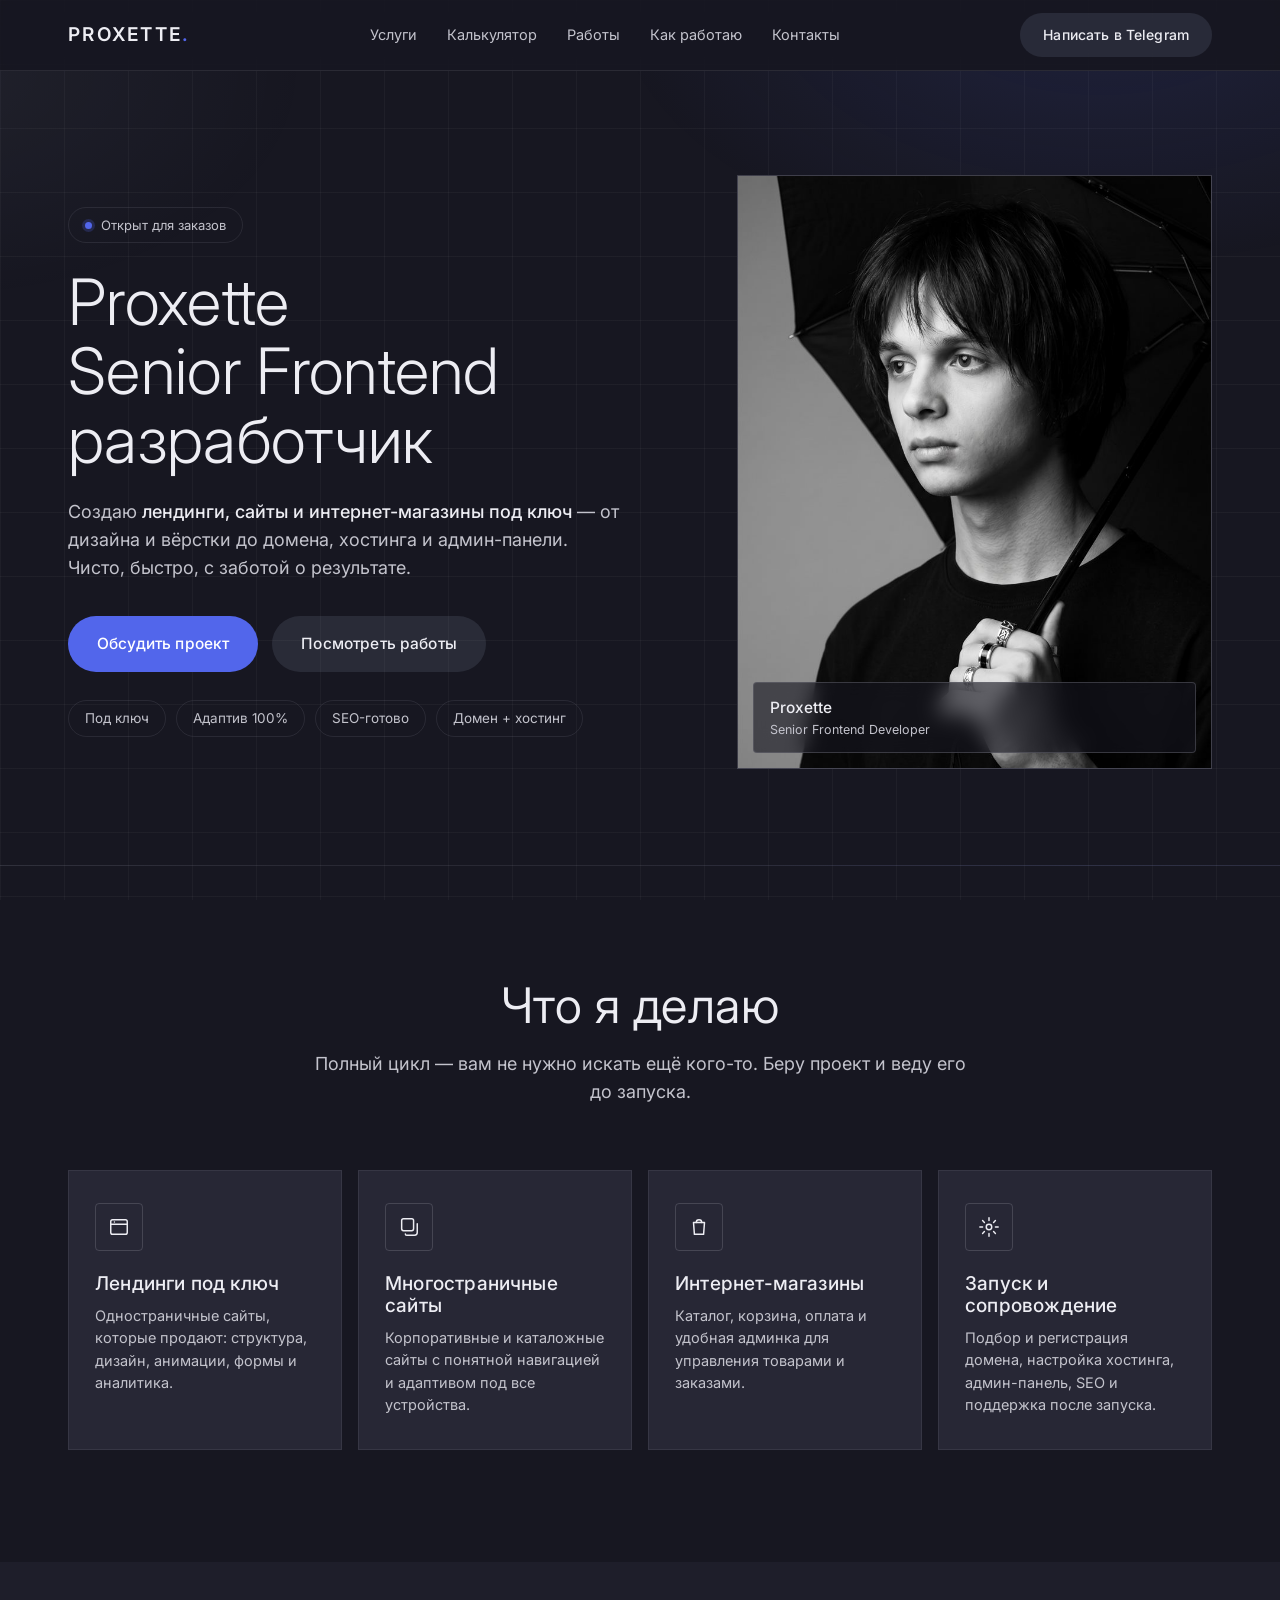
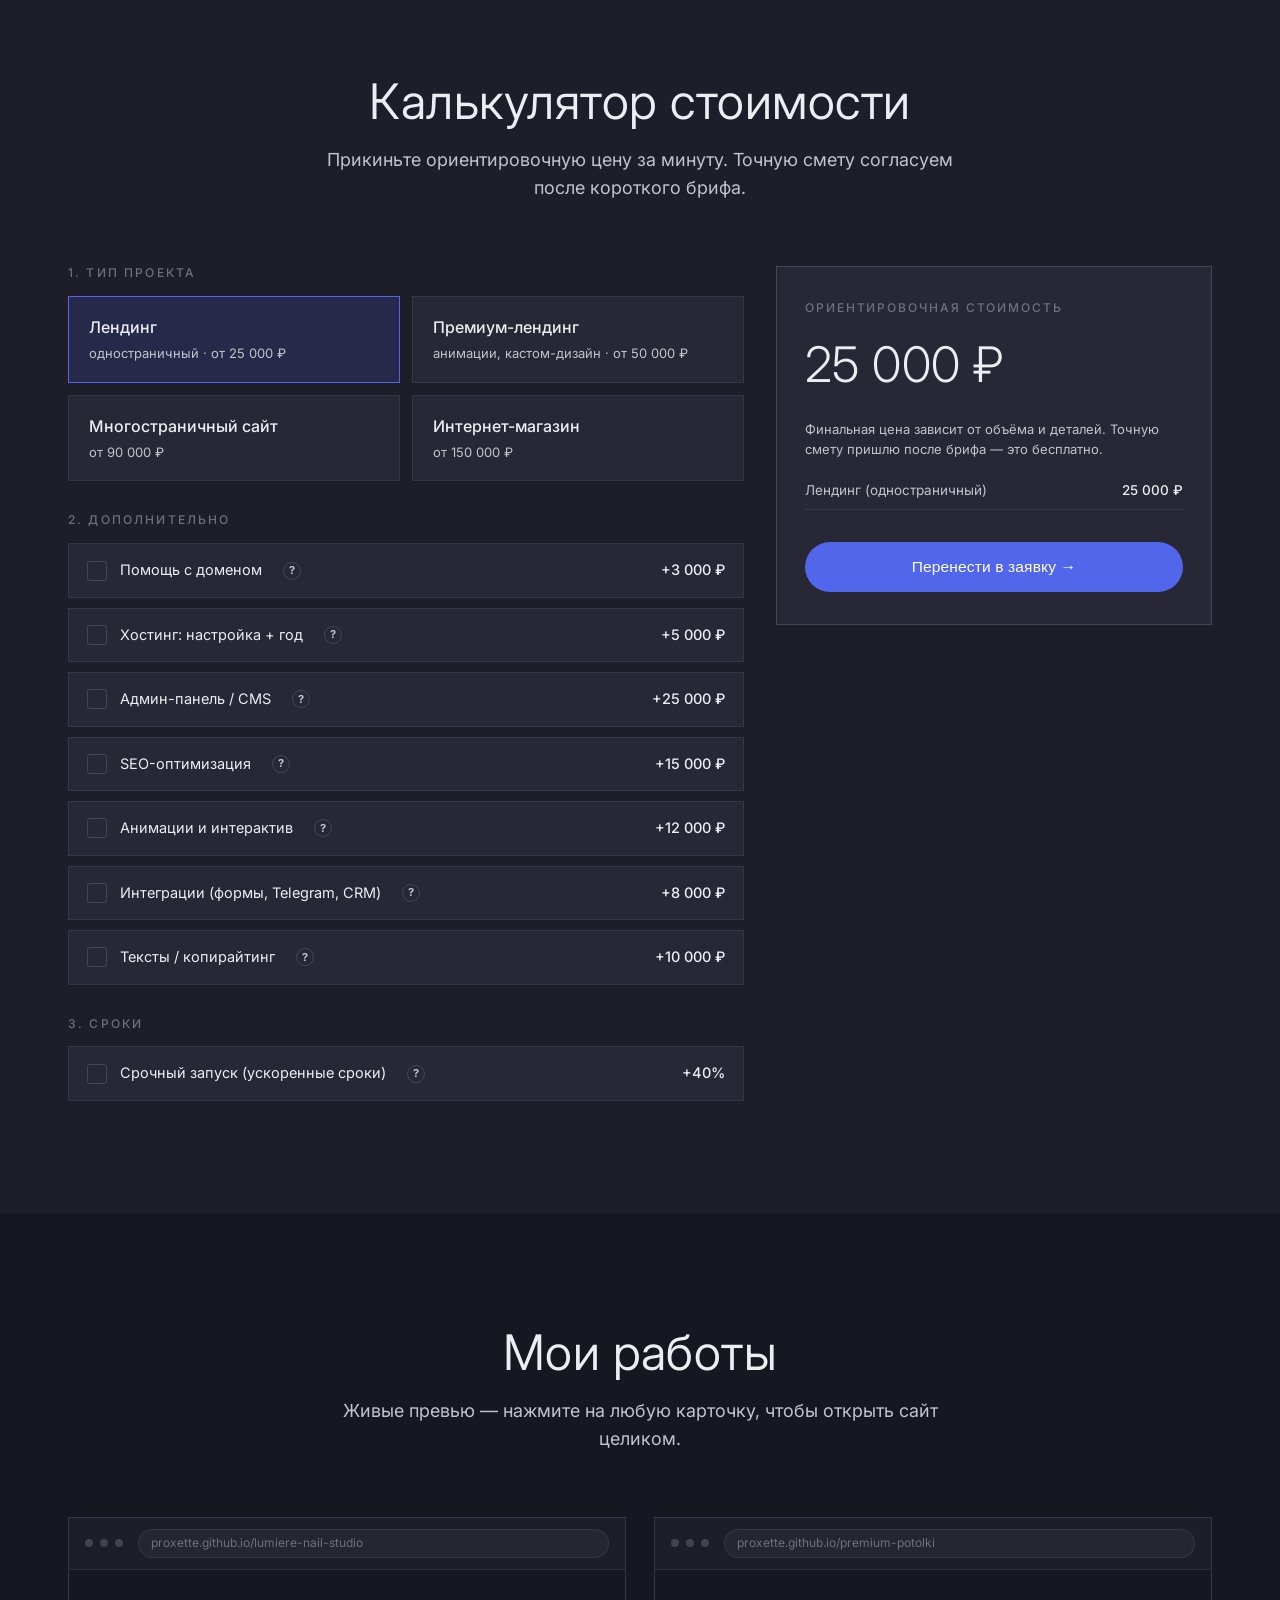
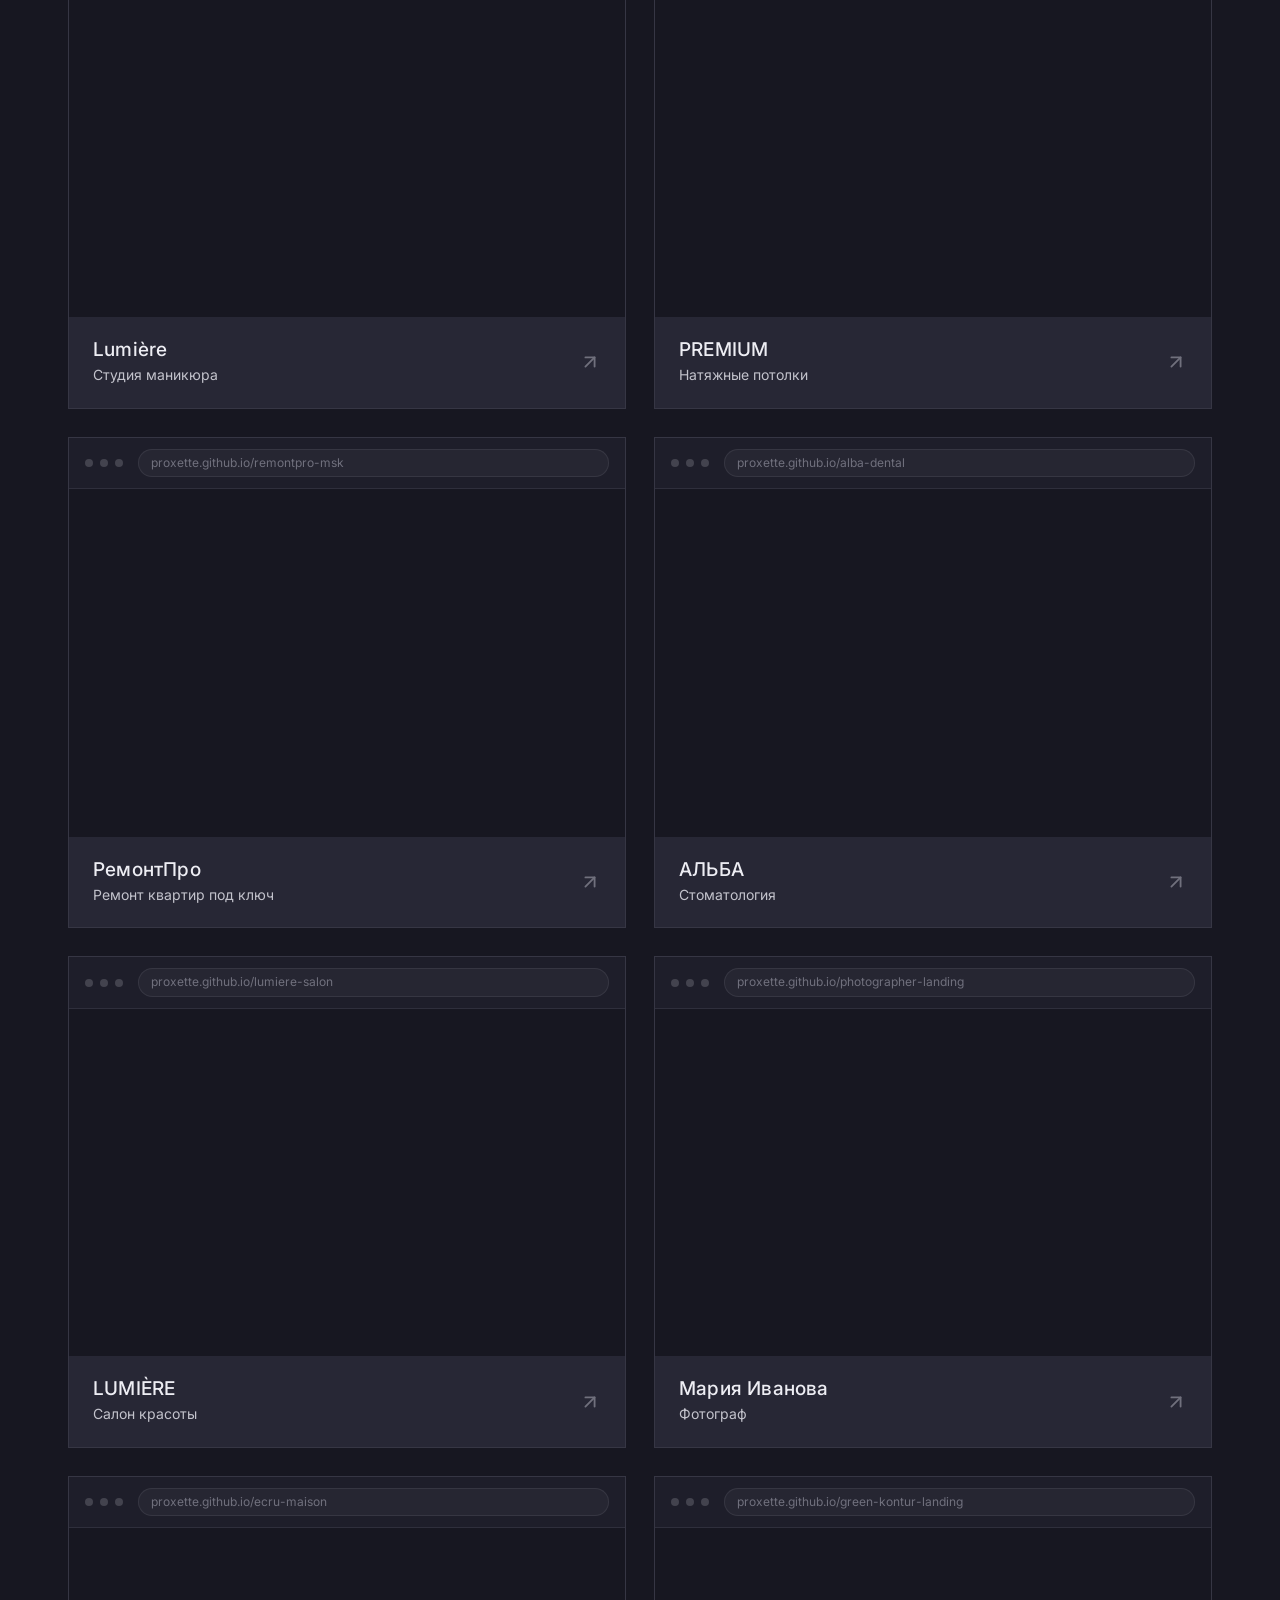
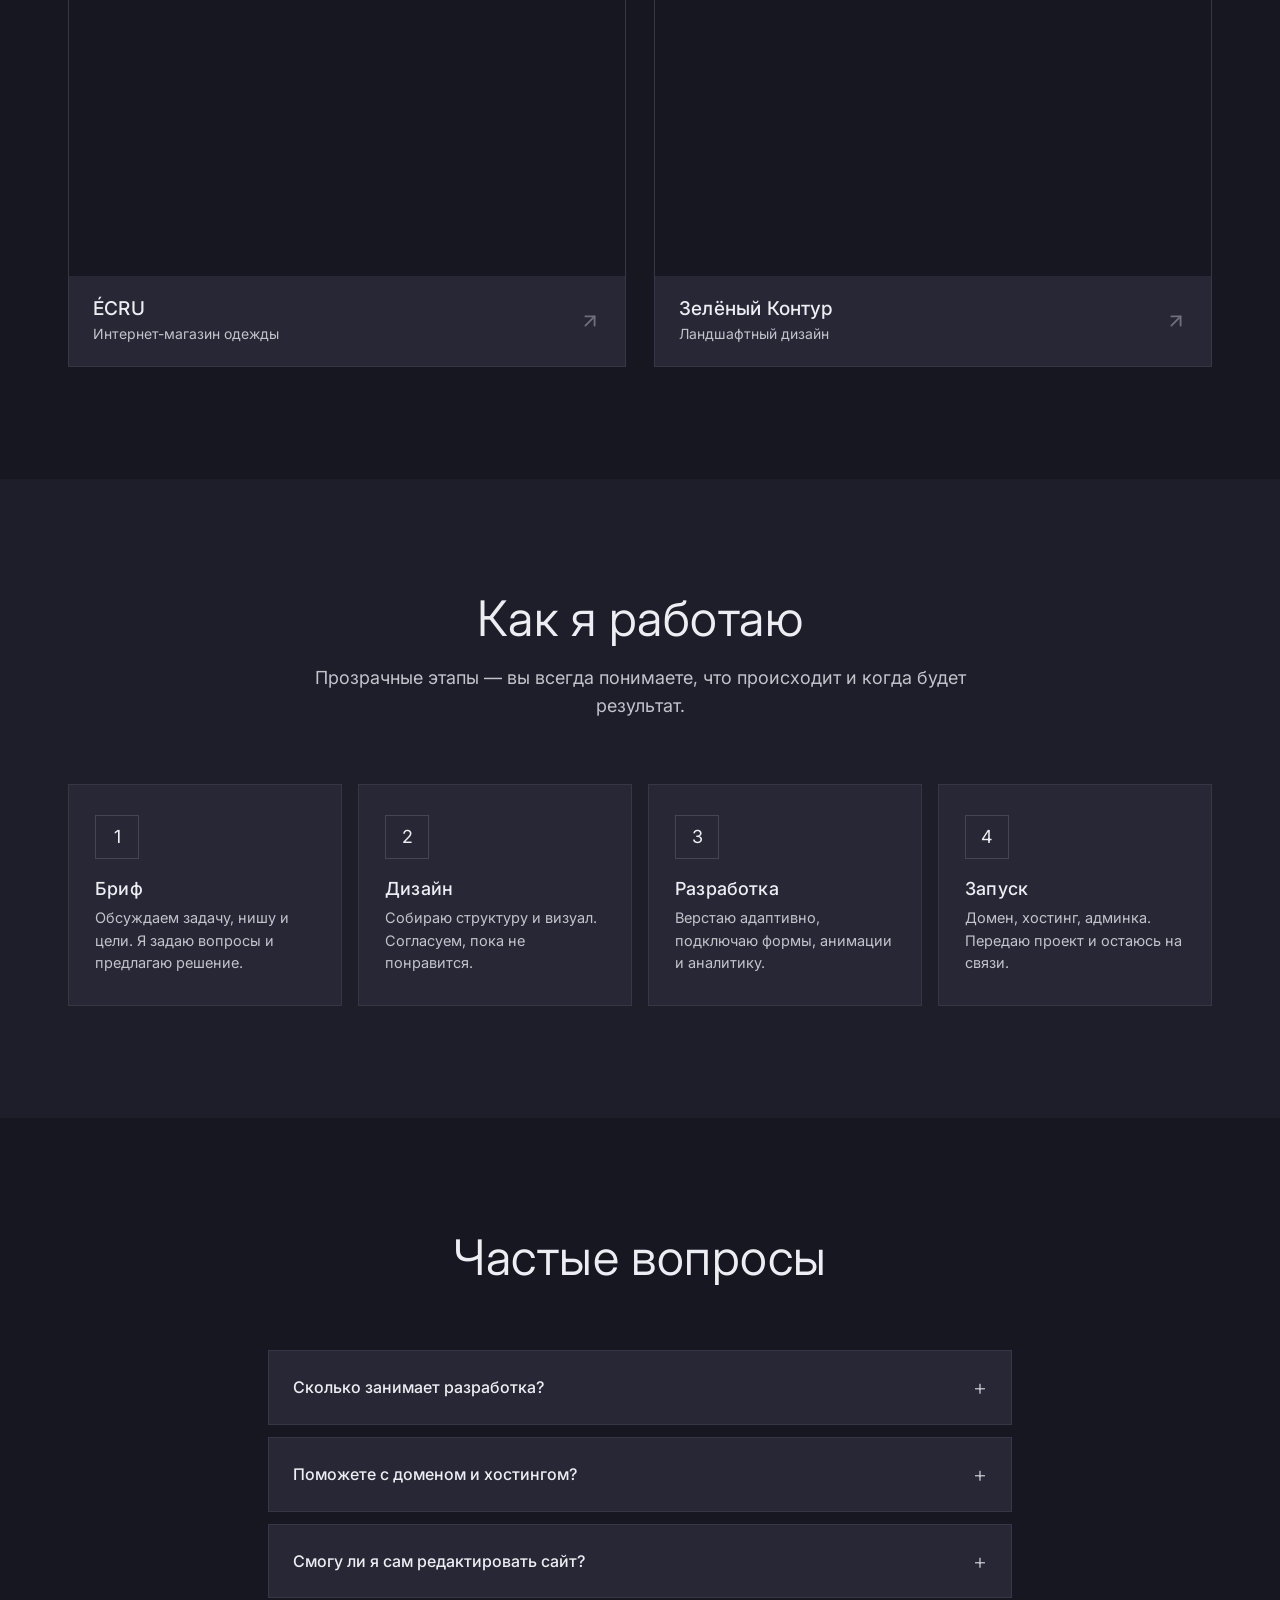
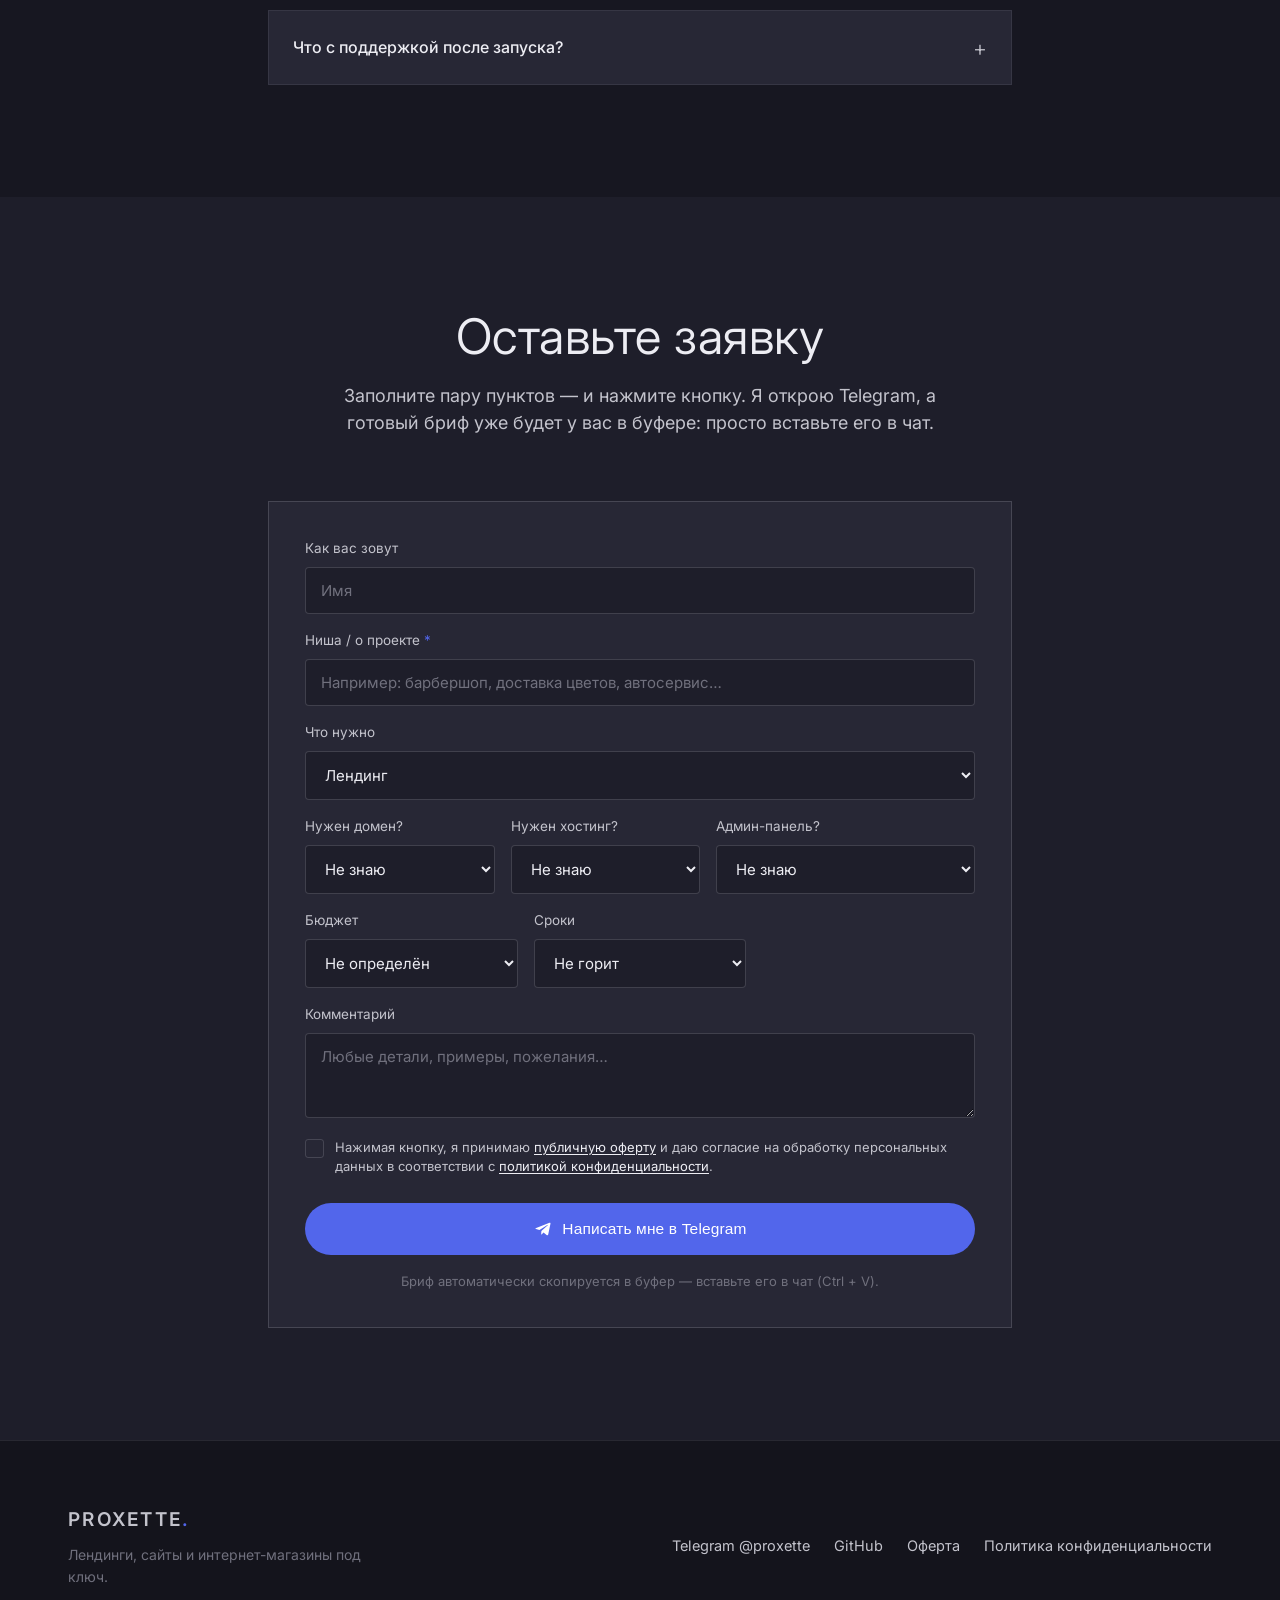
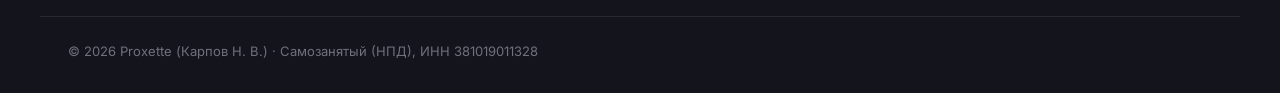
<file: index.html>
<!DOCTYPE html>
<html lang="ru">
<head>
  <meta charset="UTF-8" />
  <meta name="viewport" content="width=device-width, initial-scale=1.0" />
  <title>Proxette — Senior Frontend разработчик · лендинги и сайты под ключ</title>
  <meta name="description" content="Proxette — senior frontend разработчик. Создаю лендинги, сайты и интернет-магазины под ключ: дизайн, вёрстка, домен, хостинг, админ-панель. Калькулятор стоимости и портфолио работ." />
  <meta name="theme-color" content="#0f172a" />

  <!-- Open Graph -->
  <meta property="og:type" content="website" />
  <meta property="og:title" content="Proxette — Senior Frontend разработчик" />
  <meta property="og:description" content="Лендинги, сайты и интернет-магазины под ключ. Портфолио, калькулятор стоимости, связь в Telegram." />

  <link rel="preconnect" href="https://fonts.googleapis.com" />
  <link rel="preconnect" href="https://fonts.gstatic.com" crossorigin />
  <link href="https://fonts.googleapis.com/css2?family=Inter:wght@300..900&display=swap" rel="stylesheet" />
  <link rel="stylesheet" href="styles.css?v=4" />
</head>
<body>

  <!-- ===================== HEADER ===================== -->
  <header class="site-header" id="top">
    <div class="container header-inner">
      <a href="#top" class="logo">PROXETTE<span>.</span></a>

      <nav class="nav" id="nav">
        <a href="#services">Услуги</a>
        <a href="#calc">Калькулятор</a>
        <a href="#works">Работы</a>
        <a href="#process">Как работаю</a>
        <a href="#contact">Контакты</a>
      </nav>

      <div class="header-actions">
        <a href="https://t.me/proxette" target="_blank" rel="noopener" class="btn btn-ghost btn-sm">Написать в Telegram</a>
        <button class="burger" id="burger" aria-label="Меню" aria-expanded="false">
          <span></span><span></span><span></span>
        </button>
      </div>
    </div>
  </header>

  <main>
    <!-- ===================== HERO ===================== -->
    <section class="hero">
      <div class="container hero-grid">
        <div class="hero-text">
          <span class="badge">Открыт для заказов</span>
          <h1>Proxette<br /><span class="accent">Senior Frontend</span> разработчик</h1>
          <p class="lead">
            Создаю <strong>лендинги, сайты и интернет-магазины под ключ</strong> — от дизайна
            и вёрстки до домена, хостинга и админ-панели. Чисто, быстро, с заботой о результате.
          </p>

          <div class="hero-cta">
            <a href="#contact" class="btn btn-primary">Обсудить проект</a>
            <a href="#works" class="btn btn-ghost">Посмотреть работы</a>
          </div>

          <ul class="hero-pills">
            <li>Под ключ</li>
            <li>Адаптив 100%</li>
            <li>SEO-готово</li>
            <li>Домен + хостинг</li>
          </ul>
        </div>

        <div class="hero-photo">
          <!-- Замените файл assets/nikita.jpg на своё фото (рекомендуется ~800×1000px) -->
          <div class="photo-frame">
            <img src="assets/nikita.jpg" alt="Proxette"
                 onerror="this.style.display='none';this.parentNode.classList.add('photo-empty');" />
            <div class="photo-placeholder">
              <span>📷</span>
              <p>Сюда добавьте фото:<br /><code>assets/nikita.jpg</code></p>
            </div>
          </div>
          <div class="photo-card">
            <strong>Proxette</strong>
            <span>Senior Frontend Developer</span>
          </div>
        </div>
      </div>
    </section>

    <!-- ===================== SERVICES ===================== -->
    <section class="section" id="services">
      <div class="container">
        <div class="section-head">
          <h2>Что я делаю</h2>
          <p>Полный цикл — вам не нужно искать ещё кого-то. Беру проект и веду его до запуска.</p>
        </div>

        <div class="cards-grid">
          <article class="card">
            <div class="card-ico">
              <svg viewBox="0 0 24 24" fill="none" stroke="currentColor" stroke-width="1.6" stroke-linecap="round" stroke-linejoin="round"><rect x="3" y="4" width="18" height="16" rx="2"/><line x1="3" y1="9" x2="21" y2="9"/><line x1="7" y1="6.5" x2="7" y2="6.5"/></svg>
            </div>
            <h3>Лендинги под ключ</h3>
            <p>Одностраничные сайты, которые продают: структура, дизайн, анимации, формы и аналитика.</p>
          </article>
          <article class="card">
            <div class="card-ico">
              <svg viewBox="0 0 24 24" fill="none" stroke="currentColor" stroke-width="1.6" stroke-linecap="round" stroke-linejoin="round"><rect x="4" y="3" width="13" height="13" rx="2"/><path d="M8 19.5A1.5 1.5 0 0 0 9.5 21H18a3 3 0 0 0 3-3V8.5"/></svg>
            </div>
            <h3>Многостраничные сайты</h3>
            <p>Корпоративные и каталожные сайты с понятной навигацией и адаптивом под все устройства.</p>
          </article>
          <article class="card">
            <div class="card-ico">
              <svg viewBox="0 0 24 24" fill="none" stroke="currentColor" stroke-width="1.6" stroke-linecap="round" stroke-linejoin="round"><path d="M6 7h12l-1 13H7L6 7z"/><path d="M9 7a3 3 0 0 1 6 0"/></svg>
            </div>
            <h3>Интернет-магазины</h3>
            <p>Каталог, корзина, оплата и удобная админка для управления товарами и заказами.</p>
          </article>
          <article class="card">
            <div class="card-ico">
              <svg viewBox="0 0 24 24" fill="none" stroke="currentColor" stroke-width="1.6" stroke-linecap="round" stroke-linejoin="round"><circle cx="12" cy="12" r="3"/><path d="M12 2v3M12 19v3M2 12h3M19 12h3M5 5l2 2M17 17l2 2M19 5l-2 2M7 17l-2 2"/></svg>
            </div>
            <h3>Запуск и сопровождение</h3>
            <p>Подбор и регистрация домена, настройка хостинга, админ-панель, SEO и поддержка после запуска.</p>
          </article>
        </div>
      </div>
    </section>

    <!-- ===================== CALCULATOR ===================== -->
    <section class="section section-alt" id="calc">
      <div class="container">
        <div class="section-head">
          <h2>Калькулятор стоимости</h2>
          <p>Прикиньте ориентировочную цену за минуту. Точную смету согласуем после короткого брифа.</p>
        </div>

        <div class="calc">
          <div class="calc-form">
            <!-- Тип проекта -->
            <div class="calc-block">
              <h4>1. Тип проекта</h4>
              <div class="opt-grid" id="calc-type">
                <label class="opt"><input type="radio" name="ctype" value="25000" data-label="Лендинг (одностраничный)" checked /><span class="opt-box"><b>Лендинг</b><small>одностраничный · от 25 000 ₽</small></span></label>
                <label class="opt"><input type="radio" name="ctype" value="50000" data-label="Премиум-лендинг" /><span class="opt-box"><b>Премиум-лендинг</b><small>анимации, кастом-дизайн · от 50 000 ₽</small></span></label>
                <label class="opt"><input type="radio" name="ctype" value="90000" data-label="Многостраничный сайт" /><span class="opt-box"><b>Многостраничный сайт</b><small>от 90 000 ₽</small></span></label>
                <label class="opt"><input type="radio" name="ctype" value="150000" data-label="Интернет-магазин" /><span class="opt-box"><b>Интернет-магазин</b><small>от 150 000 ₽</small></span></label>
              </div>
            </div>

            <!-- Доп. опции -->
            <div class="calc-block">
              <h4>2. Дополнительно</h4>
              <div class="opt-list" id="calc-addons">
                <label class="check"><input type="checkbox" value="3000" data-label="Домен (подбор + регистрация)" /><span></span>Помощь с доменом<button type="button" class="info" aria-label="Что это" data-tip="Домен — это адрес вашего сайта в интернете (например, mysite.ru). Подберу красивое свободное имя и зарегистрирую его на вас.">?</button><em>+3 000 ₽</em></label>
                <label class="check"><input type="checkbox" value="5000" data-label="Хостинг (настройка + год)" /><span></span>Хостинг: настройка + год<button type="button" class="info" aria-label="Что это" data-tip="Хостинг — это сервер, где «живёт» сайт и откуда он открывается у посетителей. Настрою и оплачу первый год.">?</button><em>+5 000 ₽</em></label>
                <label class="check"><input type="checkbox" value="25000" data-label="Админ-панель / CMS" /><span></span>Админ-панель / CMS<button type="button" class="info" aria-label="Что это" data-tip="Панель управления сайтом, где вы сами меняете тексты, фото, цены и товары — без программиста.">?</button><em>+25 000 ₽</em></label>
                <label class="check"><input type="checkbox" value="15000" data-label="SEO-оптимизация" /><span></span>SEO-оптимизация<button type="button" class="info" aria-label="Что это" data-tip="Подготовка сайта к поиску в Яндекс и Google: мета-теги, скорость, структура и ключевые слова — чтобы клиенты находили вас сами.">?</button><em>+15 000 ₽</em></label>
                <label class="check"><input type="checkbox" value="12000" data-label="Анимации и интерактив" /><span></span>Анимации и интерактив<button type="button" class="info" aria-label="Что это" data-tip="Плавные появления блоков, эффекты при наведении и прокрутке — сайт выглядит дороже, современнее и удерживает внимание.">?</button><em>+12 000 ₽</em></label>
                <label class="check"><input type="checkbox" value="8000" data-label="Интеграции (формы, Telegram, CRM)" /><span></span>Интеграции (формы, Telegram, CRM)<button type="button" class="info" aria-label="Что это" data-tip="Подключение форм заявок, уведомлений в Telegram, онлайн-чатов, оплаты и CRM для учёта клиентов и заказов.">?</button><em>+8 000 ₽</em></label>
                <label class="check"><input type="checkbox" value="10000" data-label="Тексты / копирайтинг" /><span></span>Тексты / копирайтинг<button type="button" class="info" aria-label="Что это" data-tip="Напишу продающие тексты для блоков сайта (заголовки, описания, преимущества), если готовых текстов у вас нет.">?</button><em>+10 000 ₽</em></label>
              </div>
            </div>

            <!-- Срочность -->
            <div class="calc-block">
              <h4>3. Сроки</h4>
              <label class="check check-wide"><input type="checkbox" id="calc-urgent" /><span></span>Срочный запуск (ускоренные сроки)<button type="button" class="info" aria-label="Что это" data-tip="Беру проект в работу вне очереди и сокращаю сроки. Стоимость всего проекта увеличивается на 40%.">?</button><em>+40%</em></label>
            </div>
          </div>

          <!-- Результат -->
          <aside class="calc-result">
            <p class="calc-result-label">Ориентировочная стоимость</p>
            <div class="calc-price"><span id="calc-total">25 000</span> ₽</div>
            <p class="calc-note">Финальная цена зависит от объёма и деталей. Точную смету пришлю после брифа — это бесплатно.</p>
            <ul class="calc-summary" id="calc-summary"></ul>
            <button type="button" class="btn btn-primary btn-block" id="calc-to-brief">Перенести в заявку →</button>
          </aside>
        </div>
      </div>
    </section>

    <!-- ===================== WORKS ===================== -->
    <section class="section" id="works">
      <div class="container">
        <div class="section-head">
          <h2>Мои работы</h2>
          <p>Живые превью — нажмите на любую карточку, чтобы открыть сайт целиком.</p>
        </div>
        <div class="works-grid" id="works-grid"><!-- генерируется в script.js --></div>
      </div>
    </section>

    <!-- ===================== PROCESS ===================== -->
    <section class="section section-alt" id="process">
      <div class="container">
        <div class="section-head">
          <h2>Как я работаю</h2>
          <p>Прозрачные этапы — вы всегда понимаете, что происходит и когда будет результат.</p>
        </div>
        <ol class="steps">
          <li><span class="step-n">1</span><h3>Бриф</h3><p>Обсуждаем задачу, нишу и цели. Я задаю вопросы и предлагаю решение.</p></li>
          <li><span class="step-n">2</span><h3>Дизайн</h3><p>Собираю структуру и визуал. Согласуем, пока не понравится.</p></li>
          <li><span class="step-n">3</span><h3>Разработка</h3><p>Верстаю адаптивно, подключаю формы, анимации и аналитику.</p></li>
          <li><span class="step-n">4</span><h3>Запуск</h3><p>Домен, хостинг, админка. Передаю проект и остаюсь на связи.</p></li>
        </ol>
      </div>
    </section>

    <!-- ===================== FAQ ===================== -->
    <section class="section" id="faq">
      <div class="container narrow">
        <div class="section-head">
          <h2>Частые вопросы</h2>
        </div>
        <div class="faq">
          <details><summary>Сколько занимает разработка?</summary><p>Простой лендинг — от 3–5 дней, сайт под ключ — 1–3 недели в зависимости от объёма.</p></details>
          <details><summary>Поможете с доменом и хостингом?</summary><p>Да. Подберу и зарегистрирую домен, настрою хостинг и всё подключу — вам ничего настраивать не нужно.</p></details>
          <details><summary>Смогу ли я сам редактировать сайт?</summary><p>Да, по желанию подключаю админ-панель / CMS, чтобы вы могли менять тексты, фото и товары без программиста.</p></details>
          <details><summary>Что с поддержкой после запуска?</summary><p>Остаюсь на связи: правки, доработки и помощь — обсуждаем индивидуально.</p></details>
        </div>
      </div>
    </section>

    <!-- ===================== CONTACT / BRIEF ===================== -->
    <section class="section section-dark" id="contact">
      <div class="container narrow">
        <div class="section-head">
          <h2>Оставьте заявку</h2>
          <p>Заполните пару пунктов — и нажмите кнопку. Я открою Telegram, а готовый бриф уже будет у вас в буфере: просто вставьте его в чат.</p>
        </div>

        <form class="brief" id="brief" autocomplete="off">
          <div class="field">
            <label for="f-name">Как вас зовут</label>
            <input type="text" id="f-name" placeholder="Имя" />
          </div>

          <div class="field">
            <label for="f-niche">Ниша / о проекте <span class="req">*</span></label>
            <input type="text" id="f-niche" placeholder="Например: барбершоп, доставка цветов, автосервис…" required />
          </div>

          <div class="field">
            <label for="f-type">Что нужно</label>
            <select id="f-type">
              <option>Лендинг</option>
              <option>Премиум-лендинг</option>
              <option>Многостраничный сайт</option>
              <option>Интернет-магазин</option>
              <option>Пока не определился(ась)</option>
            </select>
          </div>

          <div class="field-row">
            <div class="field">
              <label for="f-domain">Нужен домен?</label>
              <select id="f-domain"><option>Не знаю</option><option>Да</option><option>Нет, есть</option></select>
            </div>
            <div class="field">
              <label for="f-hosting">Нужен хостинг?</label>
              <select id="f-hosting"><option>Не знаю</option><option>Да</option><option>Нет, есть</option></select>
            </div>
            <div class="field">
              <label for="f-admin">Админ-панель?</label>
              <select id="f-admin"><option>Не знаю</option><option>Да, хочу сам редактировать</option><option>Нет</option></select>
            </div>
          </div>

          <div class="field-row">
            <div class="field">
              <label for="f-budget">Бюджет</label>
              <select id="f-budget"><option>Не определён</option><option>до 30 000 ₽</option><option>30 000 – 70 000 ₽</option><option>70 000 – 150 000 ₽</option><option>от 150 000 ₽</option></select>
            </div>
            <div class="field">
              <label for="f-deadline">Сроки</label>
              <select id="f-deadline"><option>Не горит</option><option>В течение недели</option><option>Срочно</option></select>
            </div>
          </div>

          <div class="field">
            <label for="f-comment">Комментарий</label>
            <textarea id="f-comment" rows="3" placeholder="Любые детали, примеры, пожелания…"></textarea>
          </div>

          <label class="consent">
            <input type="checkbox" id="f-consent" />
            <span></span>
            <span>Нажимая кнопку, я принимаю <a href="offer.html" target="_blank" rel="noopener">публичную оферту</a> и даю согласие на обработку персональных данных в соответствии с <a href="privacy.html" target="_blank" rel="noopener">политикой конфиденциальности</a>.</span>
          </label>

          <button type="submit" class="btn btn-tg btn-block">
            <svg viewBox="0 0 24 24" width="20" height="20" aria-hidden="true"><path fill="currentColor" d="M9.78 18.65l.28-4.23 7.68-6.92c.34-.31-.07-.46-.52-.19L7.74 13.3 3.64 12c-.88-.25-.89-.86.2-1.3l15.97-6.16c.73-.33 1.43.18 1.15 1.3l-2.72 12.81c-.19.91-.74 1.13-1.5.71L12.6 16.3l-1.99 1.93c-.23.23-.42.42-.83.42z"/></svg>
            Написать мне в Telegram
          </button>
          <p class="brief-hint" id="brief-hint">Бриф автоматически скопируется в буфер — вставьте его в чат (Ctrl + V).</p>
        </form>
      </div>
    </section>
  </main>

  <!-- ===================== FOOTER ===================== -->
  <footer class="site-footer">
    <div class="container footer-inner">
      <div>
        <a href="#top" class="logo">PROXETTE<span>.</span></a>
        <p class="footer-tag">Лендинги, сайты и интернет-магазины под ключ.</p>
      </div>
      <div class="footer-links">
        <a href="https://t.me/proxette" target="_blank" rel="noopener">Telegram @proxette</a>
        <a href="https://github.com/Proxette" target="_blank" rel="noopener">GitHub</a>
        <a href="offer.html">Оферта</a>
        <a href="privacy.html">Политика конфиденциальности</a>
      </div>
    </div>
    <div class="container footer-bottom">© <span id="year"></span> Proxette (Карпов Н. В.) · Самозанятый (НПД), ИНН 381019011328</div>
  </footer>

  <!-- Toast -->
  <div class="toast" id="toast"></div>

  <script src="script.js?v=2"></script>
</body>
</html>
</file>
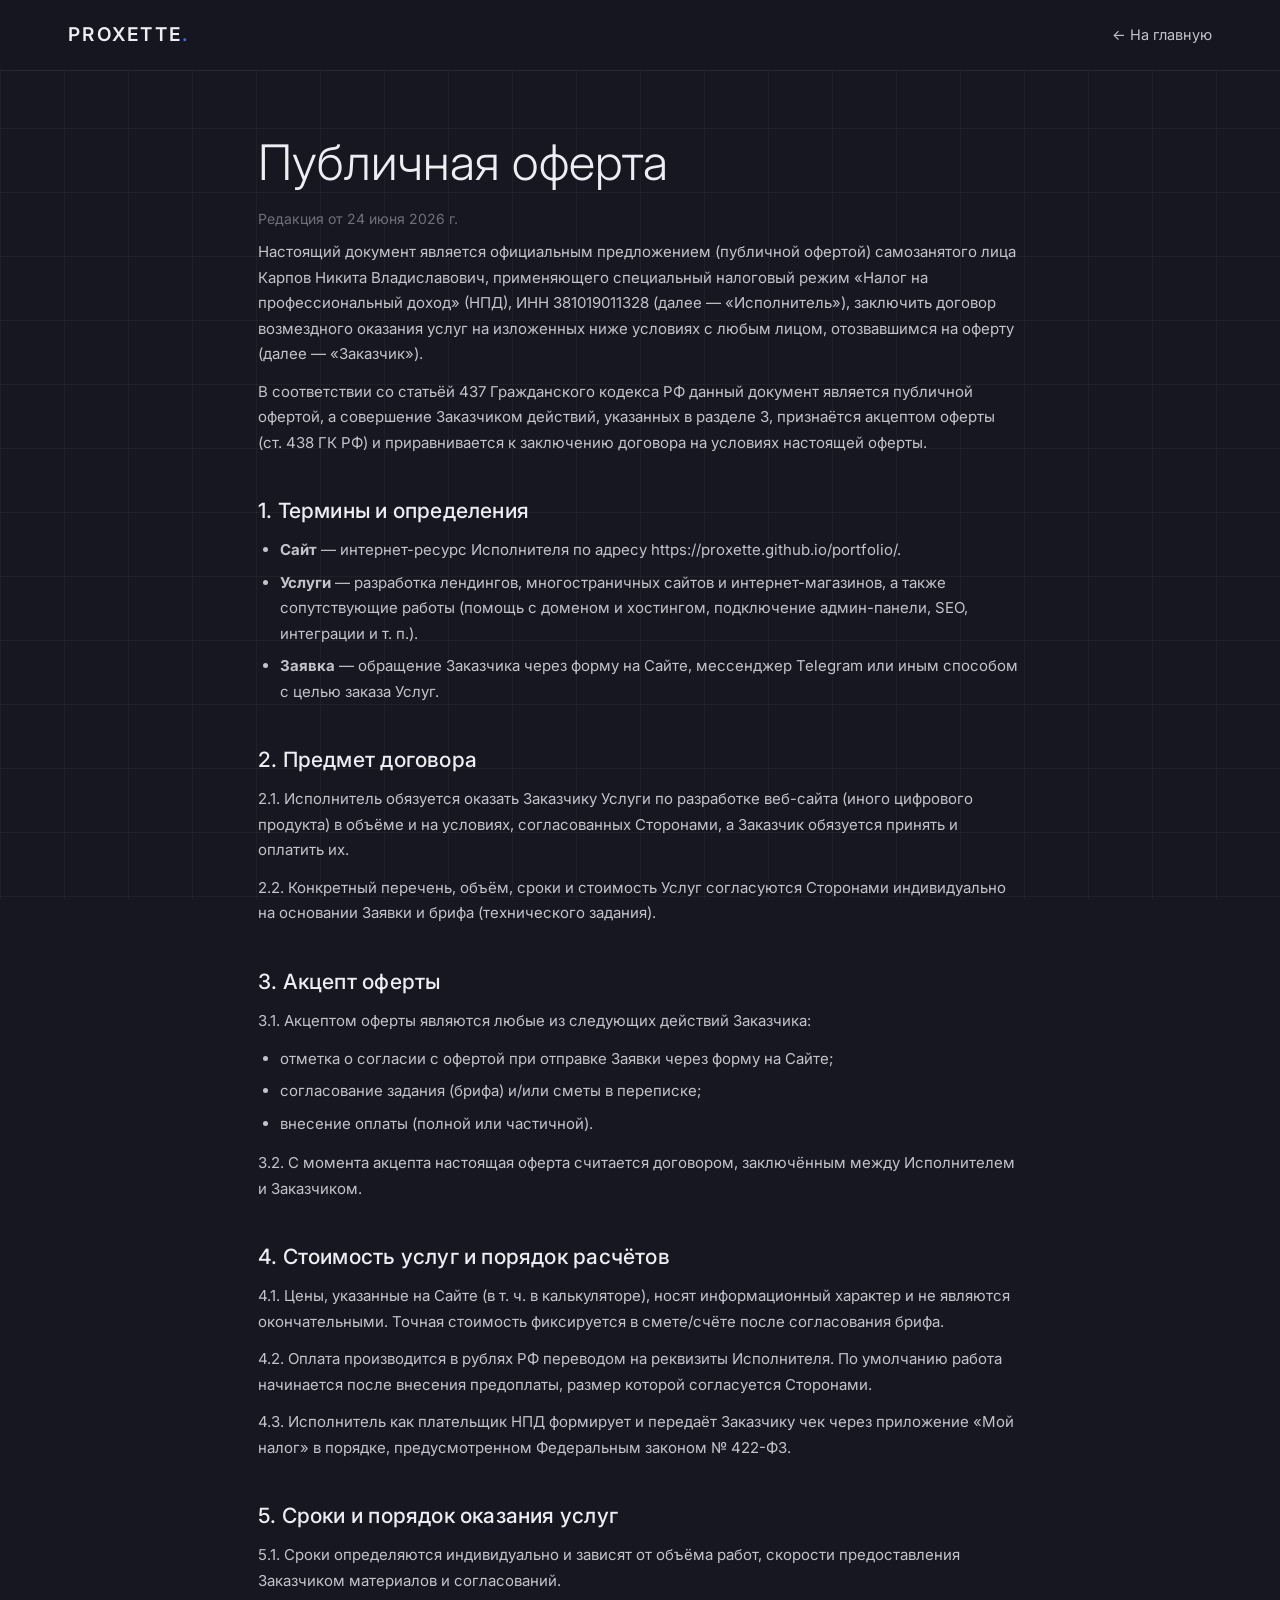
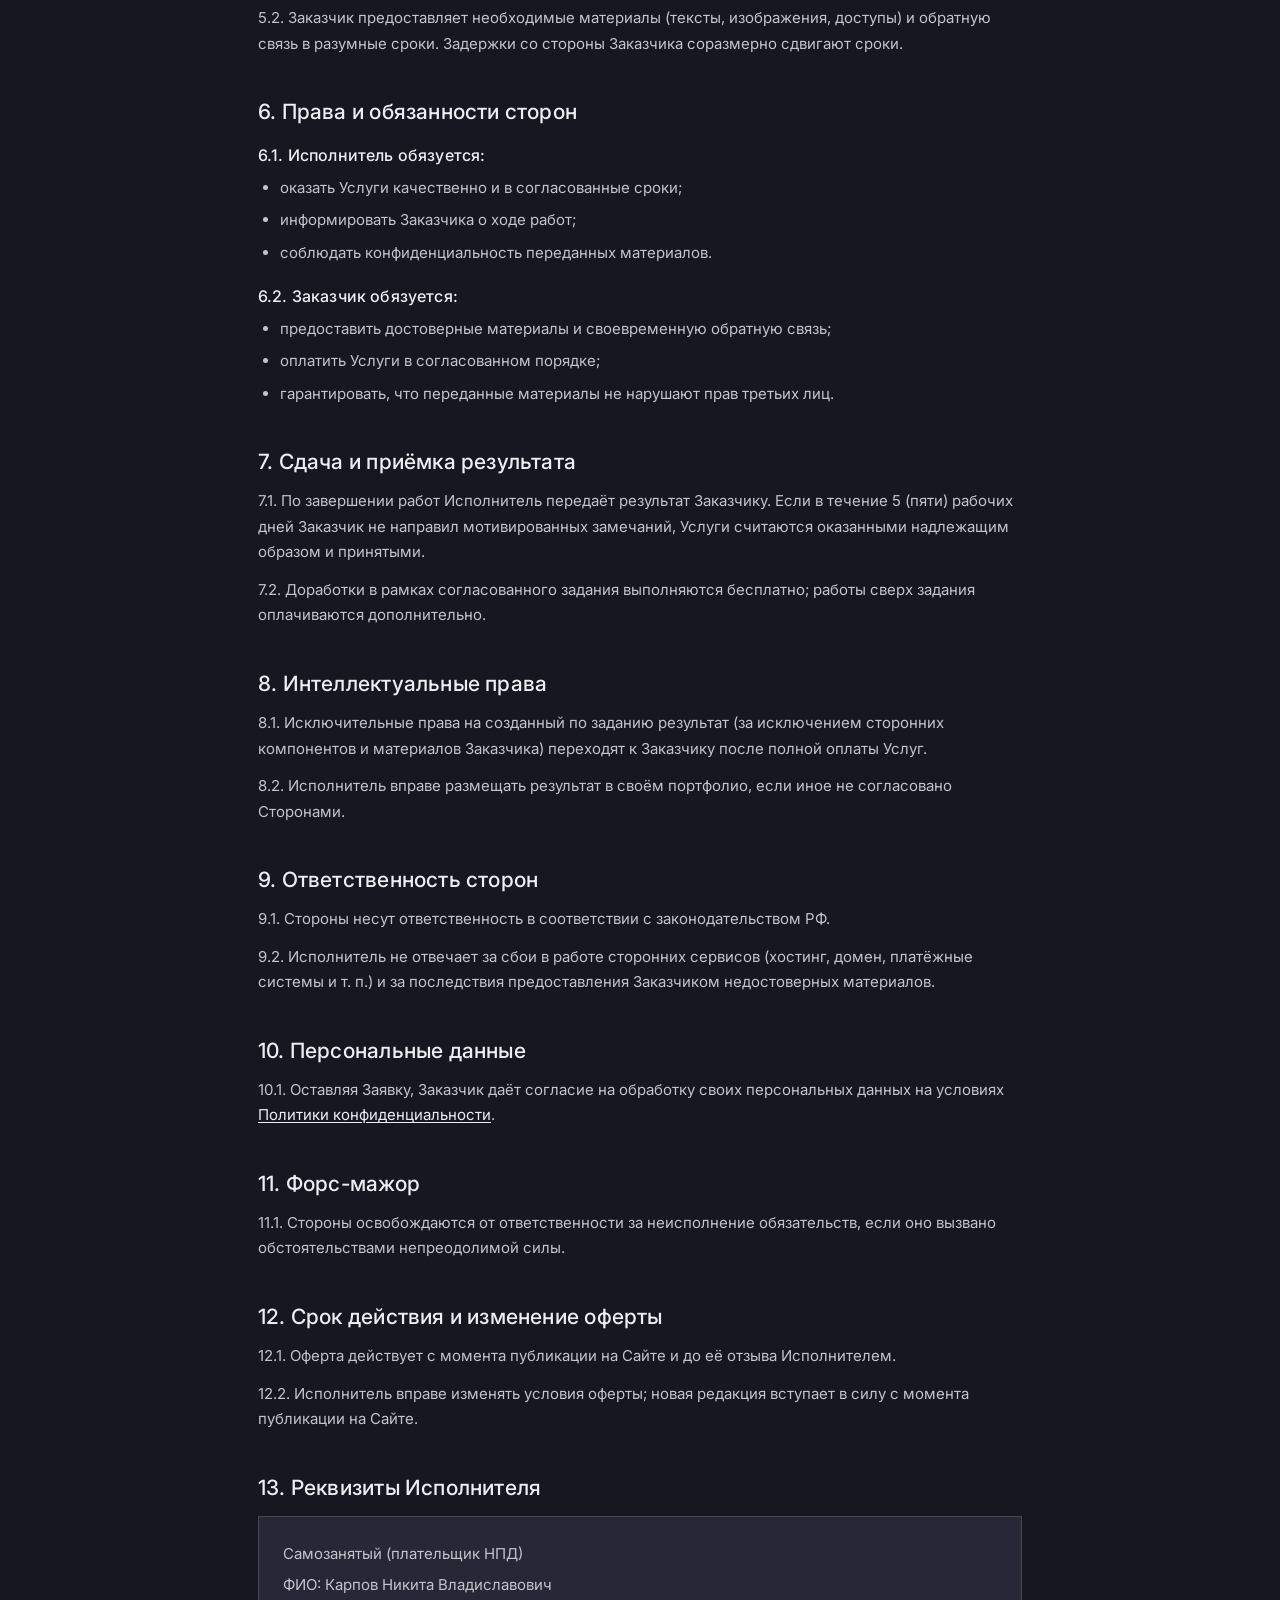
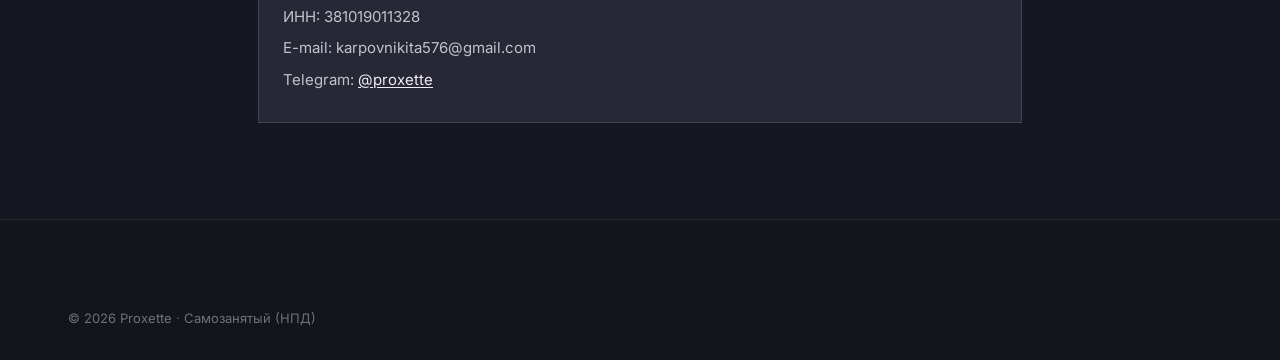
<file: offer.html>
<!DOCTYPE html>
<html lang="ru">
<head>
  <meta charset="UTF-8" />
  <meta name="viewport" content="width=device-width, initial-scale=1.0" />
  <title>Публичная оферта — Proxette</title>
  <meta name="description" content="Публичная оферта на оказание услуг по разработке сайтов и лендингов." />
  <meta name="robots" content="noindex" />
  <link rel="preconnect" href="https://fonts.googleapis.com" />
  <link rel="preconnect" href="https://fonts.gstatic.com" crossorigin />
  <link href="https://fonts.googleapis.com/css2?family=Inter:wght@300..900&display=swap" rel="stylesheet" />
  <link rel="stylesheet" href="styles.css?v=4" />
</head>
<body>
  <header class="legal-header">
    <div class="container">
      <a href="index.html" class="logo">PROXETTE<span>.</span></a>
      <a href="index.html" class="legal-back">← На главную</a>
    </div>
  </header>

  <main class="legal">
    <div class="container">
      <h1>Публичная оферта</h1>
      <p class="updated">Редакция от 24 июня 2026 г.</p>

      <p>Настоящий документ является официальным предложением (публичной офертой) самозанятого лица Карпов Никита Владиславович, применяющего специальный налоговый режим «Налог на профессиональный доход» (НПД), ИНН 381019011328 (далее — «Исполнитель»), заключить договор возмездного оказания услуг на изложенных ниже условиях с любым лицом, отозвавшимся на оферту (далее — «Заказчик»).</p>
      <p>В соответствии со статьёй 437 Гражданского кодекса РФ данный документ является публичной офертой, а совершение Заказчиком действий, указанных в разделе 3, признаётся акцептом оферты (ст. 438 ГК РФ) и приравнивается к заключению договора на условиях настоящей оферты.</p>

      <h2>1. Термины и определения</h2>
      <ul>
        <li><b>Сайт</b> — интернет-ресурс Исполнителя по адресу https://proxette.github.io/portfolio/.</li>
        <li><b>Услуги</b> — разработка лендингов, многостраничных сайтов и интернет-магазинов, а также сопутствующие работы (помощь с доменом и хостингом, подключение админ-панели, SEO, интеграции и т. п.).</li>
        <li><b>Заявка</b> — обращение Заказчика через форму на Сайте, мессенджер Telegram или иным способом с целью заказа Услуг.</li>
      </ul>

      <h2>2. Предмет договора</h2>
      <p>2.1. Исполнитель обязуется оказать Заказчику Услуги по разработке веб-сайта (иного цифрового продукта) в объёме и на условиях, согласованных Сторонами, а Заказчик обязуется принять и оплатить их.</p>
      <p>2.2. Конкретный перечень, объём, сроки и стоимость Услуг согласуются Сторонами индивидуально на основании Заявки и брифа (технического задания).</p>

      <h2>3. Акцепт оферты</h2>
      <p>3.1. Акцептом оферты являются любые из следующих действий Заказчика:</p>
      <ul>
        <li>отметка о согласии с офертой при отправке Заявки через форму на Сайте;</li>
        <li>согласование задания (брифа) и/или сметы в переписке;</li>
        <li>внесение оплаты (полной или частичной).</li>
      </ul>
      <p>3.2. С момента акцепта настоящая оферта считается договором, заключённым между Исполнителем и Заказчиком.</p>

      <h2>4. Стоимость услуг и порядок расчётов</h2>
      <p>4.1. Цены, указанные на Сайте (в т. ч. в калькуляторе), носят информационный характер и не являются окончательными. Точная стоимость фиксируется в смете/счёте после согласования брифа.</p>
      <p>4.2. Оплата производится в рублях РФ переводом на реквизиты Исполнителя. По умолчанию работа начинается после внесения предоплаты, размер которой согласуется Сторонами.</p>
      <p>4.3. Исполнитель как плательщик НПД формирует и передаёт Заказчику чек через приложение «Мой налог» в порядке, предусмотренном Федеральным законом № 422-ФЗ.</p>

      <h2>5. Сроки и порядок оказания услуг</h2>
      <p>5.1. Сроки определяются индивидуально и зависят от объёма работ, скорости предоставления Заказчиком материалов и согласований.</p>
      <p>5.2. Заказчик предоставляет необходимые материалы (тексты, изображения, доступы) и обратную связь в разумные сроки. Задержки со стороны Заказчика соразмерно сдвигают сроки.</p>

      <h2>6. Права и обязанности сторон</h2>
      <h3>6.1. Исполнитель обязуется:</h3>
      <ul>
        <li>оказать Услуги качественно и в согласованные сроки;</li>
        <li>информировать Заказчика о ходе работ;</li>
        <li>соблюдать конфиденциальность переданных материалов.</li>
      </ul>
      <h3>6.2. Заказчик обязуется:</h3>
      <ul>
        <li>предоставить достоверные материалы и своевременную обратную связь;</li>
        <li>оплатить Услуги в согласованном порядке;</li>
        <li>гарантировать, что переданные материалы не нарушают прав третьих лиц.</li>
      </ul>

      <h2>7. Сдача и приёмка результата</h2>
      <p>7.1. По завершении работ Исполнитель передаёт результат Заказчику. Если в течение 5 (пяти) рабочих дней Заказчик не направил мотивированных замечаний, Услуги считаются оказанными надлежащим образом и принятыми.</p>
      <p>7.2. Доработки в рамках согласованного задания выполняются бесплатно; работы сверх задания оплачиваются дополнительно.</p>

      <h2>8. Интеллектуальные права</h2>
      <p>8.1. Исключительные права на созданный по заданию результат (за исключением сторонних компонентов и материалов Заказчика) переходят к Заказчику после полной оплаты Услуг.</p>
      <p>8.2. Исполнитель вправе размещать результат в своём портфолио, если иное не согласовано Сторонами.</p>

      <h2>9. Ответственность сторон</h2>
      <p>9.1. Стороны несут ответственность в соответствии с законодательством РФ.</p>
      <p>9.2. Исполнитель не отвечает за сбои в работе сторонних сервисов (хостинг, домен, платёжные системы и т. п.) и за последствия предоставления Заказчиком недостоверных материалов.</p>

      <h2>10. Персональные данные</h2>
      <p>10.1. Оставляя Заявку, Заказчик даёт согласие на обработку своих персональных данных на условиях <a href="privacy.html">Политики конфиденциальности</a>.</p>

      <h2>11. Форс-мажор</h2>
      <p>11.1. Стороны освобождаются от ответственности за неисполнение обязательств, если оно вызвано обстоятельствами непреодолимой силы.</p>

      <h2>12. Срок действия и изменение оферты</h2>
      <p>12.1. Оферта действует с момента публикации на Сайте и до её отзыва Исполнителем.</p>
      <p>12.2. Исполнитель вправе изменять условия оферты; новая редакция вступает в силу с момента публикации на Сайте.</p>

      <h2>13. Реквизиты Исполнителя</h2>
      <div class="req-box">
        <p>Самозанятый (плательщик НПД)</p>
        <p>ФИО: Карпов Никита Владиславович</p>
        <p>ИНН: 381019011328</p>
        <p>E-mail: karpovnikita576@gmail.com</p>
        <p>Telegram: <a href="https://t.me/proxette" target="_blank" rel="noopener">@proxette</a></p>
      </div>
    </div>
  </main>

  <footer class="site-footer">
    <div class="container footer-bottom">© <span id="year"></span> Proxette · Самозанятый (НПД)</div>
  </footer>
  <script src="script.js?v=2"></script>
</body>
</html>
</file>
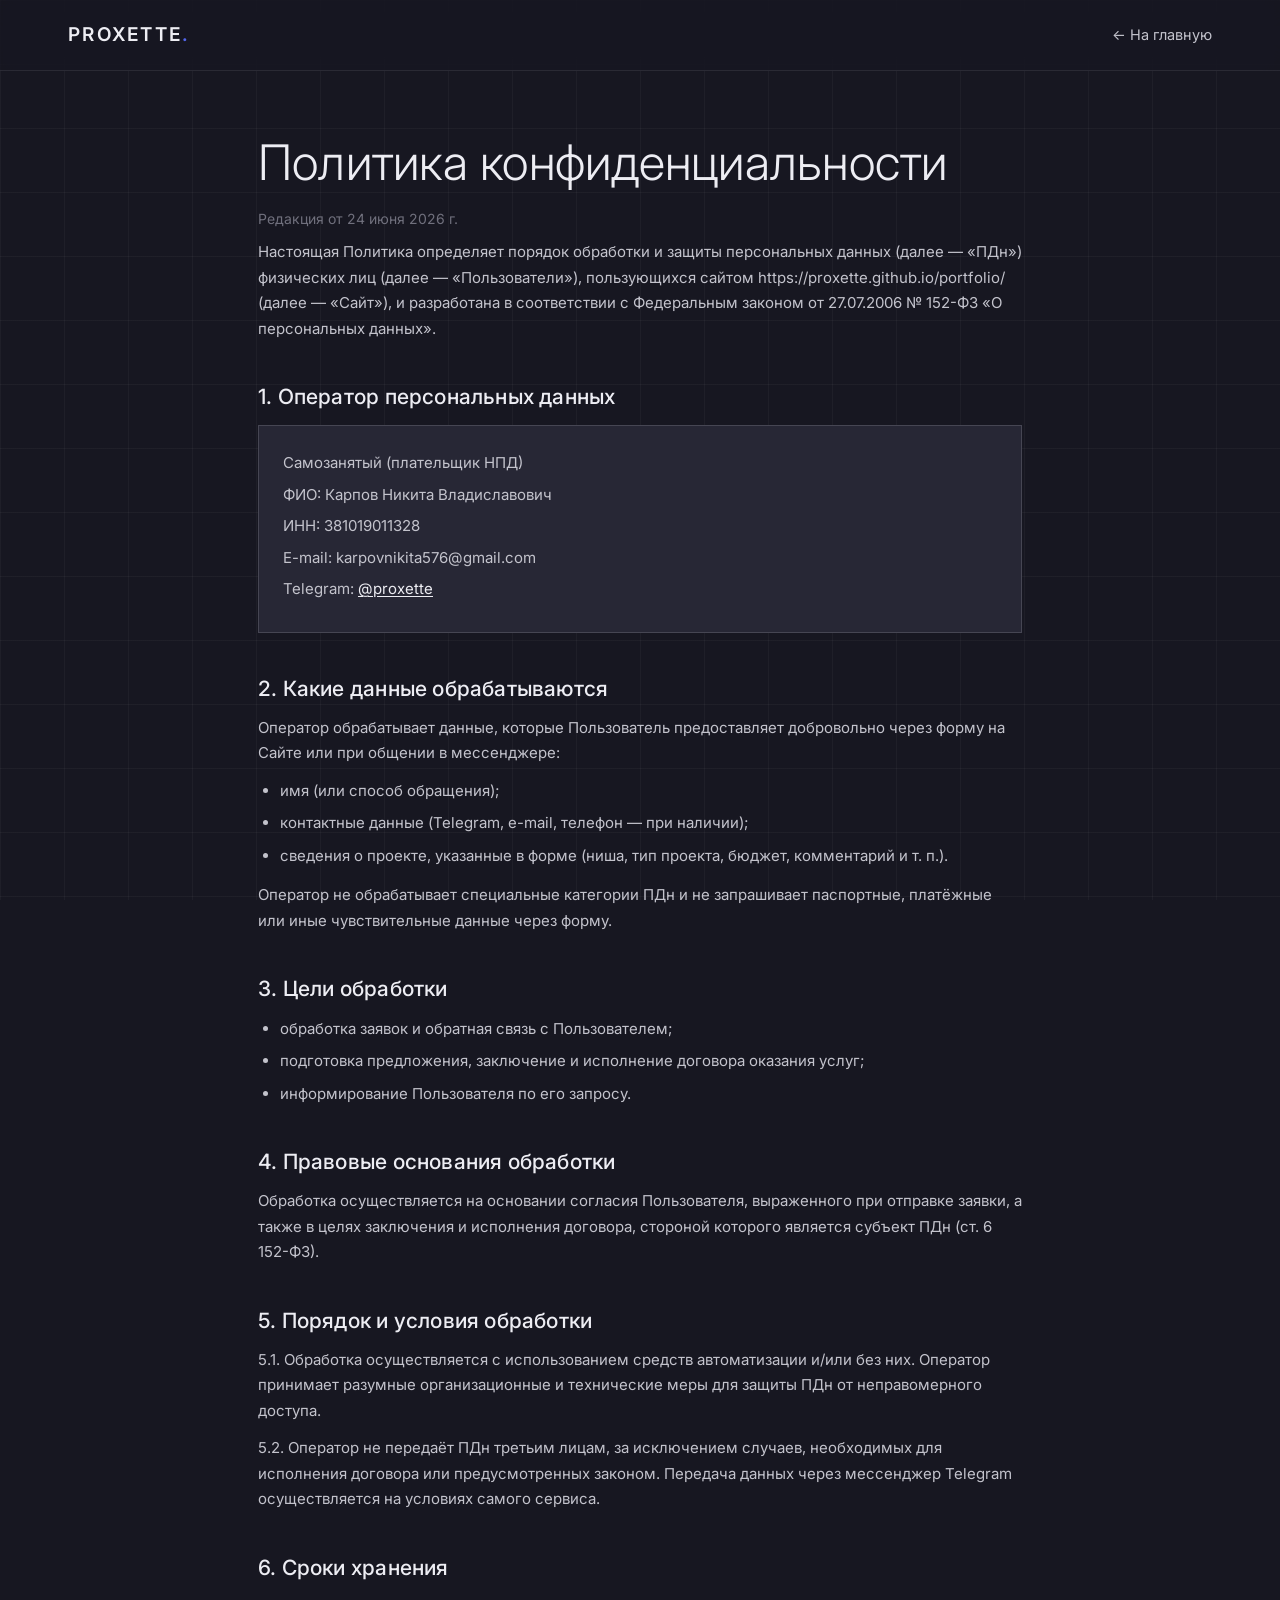
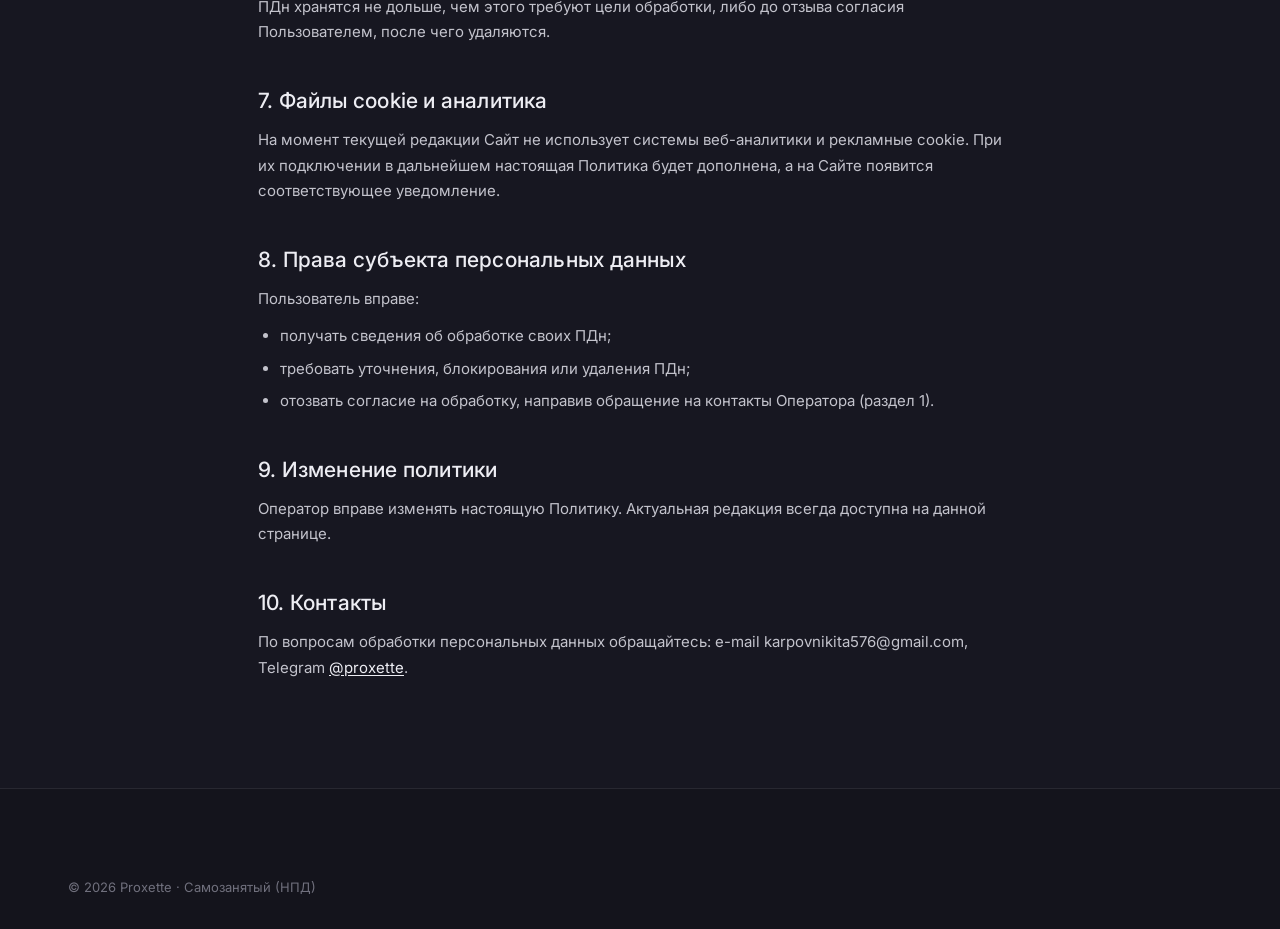
<file: privacy.html>
<!DOCTYPE html>
<html lang="ru">
<head>
  <meta charset="UTF-8" />
  <meta name="viewport" content="width=device-width, initial-scale=1.0" />
  <title>Политика конфиденциальности — Proxette</title>
  <meta name="description" content="Политика в отношении обработки персональных данных." />
  <meta name="robots" content="noindex" />
  <link rel="preconnect" href="https://fonts.googleapis.com" />
  <link rel="preconnect" href="https://fonts.gstatic.com" crossorigin />
  <link href="https://fonts.googleapis.com/css2?family=Inter:wght@300..900&display=swap" rel="stylesheet" />
  <link rel="stylesheet" href="styles.css?v=4" />
</head>
<body>
  <header class="legal-header">
    <div class="container">
      <a href="index.html" class="logo">PROXETTE<span>.</span></a>
      <a href="index.html" class="legal-back">← На главную</a>
    </div>
  </header>

  <main class="legal">
    <div class="container">
      <h1>Политика конфиденциальности</h1>
      <p class="updated">Редакция от 24 июня 2026 г.</p>

      <p>Настоящая Политика определяет порядок обработки и защиты персональных данных (далее — «ПДн») физических лиц (далее — «Пользователи»), пользующихся сайтом https://proxette.github.io/portfolio/ (далее — «Сайт»), и разработана в соответствии с Федеральным законом от 27.07.2006 № 152-ФЗ «О персональных данных».</p>

      <h2>1. Оператор персональных данных</h2>
      <div class="req-box">
        <p>Самозанятый (плательщик НПД)</p>
        <p>ФИО: Карпов Никита Владиславович</p>
        <p>ИНН: 381019011328</p>
        <p>E-mail: karpovnikita576@gmail.com</p>
        <p>Telegram: <a href="https://t.me/proxette" target="_blank" rel="noopener">@proxette</a></p>
      </div>

      <h2>2. Какие данные обрабатываются</h2>
      <p>Оператор обрабатывает данные, которые Пользователь предоставляет добровольно через форму на Сайте или при общении в мессенджере:</p>
      <ul>
        <li>имя (или способ обращения);</li>
        <li>контактные данные (Telegram, e-mail, телефон — при наличии);</li>
        <li>сведения о проекте, указанные в форме (ниша, тип проекта, бюджет, комментарий и т. п.).</li>
      </ul>
      <p>Оператор не обрабатывает специальные категории ПДн и не запрашивает паспортные, платёжные или иные чувствительные данные через форму.</p>

      <h2>3. Цели обработки</h2>
      <ul>
        <li>обработка заявок и обратная связь с Пользователем;</li>
        <li>подготовка предложения, заключение и исполнение договора оказания услуг;</li>
        <li>информирование Пользователя по его запросу.</li>
      </ul>

      <h2>4. Правовые основания обработки</h2>
      <p>Обработка осуществляется на основании согласия Пользователя, выраженного при отправке заявки, а также в целях заключения и исполнения договора, стороной которого является субъект ПДн (ст. 6 152-ФЗ).</p>

      <h2>5. Порядок и условия обработки</h2>
      <p>5.1. Обработка осуществляется с использованием средств автоматизации и/или без них. Оператор принимает разумные организационные и технические меры для защиты ПДн от неправомерного доступа.</p>
      <p>5.2. Оператор не передаёт ПДн третьим лицам, за исключением случаев, необходимых для исполнения договора или предусмотренных законом. Передача данных через мессенджер Telegram осуществляется на условиях самого сервиса.</p>

      <h2>6. Сроки хранения</h2>
      <p>ПДн хранятся не дольше, чем этого требуют цели обработки, либо до отзыва согласия Пользователем, после чего удаляются.</p>

      <h2>7. Файлы cookie и аналитика</h2>
      <p>На момент текущей редакции Сайт не использует системы веб-аналитики и рекламные cookie. При их подключении в дальнейшем настоящая Политика будет дополнена, а на Сайте появится соответствующее уведомление.</p>

      <h2>8. Права субъекта персональных данных</h2>
      <p>Пользователь вправе:</p>
      <ul>
        <li>получать сведения об обработке своих ПДн;</li>
        <li>требовать уточнения, блокирования или удаления ПДн;</li>
        <li>отозвать согласие на обработку, направив обращение на контакты Оператора (раздел 1).</li>
      </ul>

      <h2>9. Изменение политики</h2>
      <p>Оператор вправе изменять настоящую Политику. Актуальная редакция всегда доступна на данной странице.</p>

      <h2>10. Контакты</h2>
      <p>По вопросам обработки персональных данных обращайтесь: e-mail karpovnikita576@gmail.com, Telegram <a href="https://t.me/proxette" target="_blank" rel="noopener">@proxette</a>.</p>
    </div>
  </main>

  <footer class="site-footer">
    <div class="container footer-bottom">© <span id="year"></span> Proxette · Самозанятый (НПД)</div>
  </footer>
  <script src="script.js?v=2"></script>
</body>
</html>
</file>
<file: styles.css>
/* ========== TOKENS — Mercury (Mountain Top Command Center) ========== */
:root {
  --bg:         #171721;   /* Deep Space — page base / abyss */
  --bg-2:       #1e1e2a;   /* Midnight Slate — sections */
  --surface:    #272735;   /* Graphite — cards / interactive */
  --surface-2:  #1e1e2a;   /* darker wells / inputs */
  --ink:        #ededf3;   /* Starlight — primary text */
  --muted:      #c3c3cc;   /* Silver — secondary text */
  --faint:      #70707d;   /* Lead — borders, tertiary */
  --line:       rgba(112,112,125,.22);
  --line-2:     rgba(112,112,125,.42);
  --accent:     #5266eb;   /* Mercury Blue — CTAs & interactive states only */
  --accent-hov: #6373ef;
  --accent-soft:rgba(82,102,235,.16);
  --ghost:      rgba(205,221,255,.10); /* Ghost Blue translucent */
  --ghost-hov:  rgba(205,221,255,.20);
  --radius:     0px;       /* cards — sharp */
  --radius-sm:  4px;       /* containers / inputs / tooltips */
  --radius-btn: 999px;     /* pills */
  --shadow:     none;
  --shadow-lg:  0 24px 70px -32px rgba(0,0,0,.7);
  --maxw:       1200px;
  --font:       'Inter', system-ui, -apple-system, 'Segoe UI', Roboto, sans-serif;
}

/* ========== RESET ========== */
* { box-sizing: border-box; margin: 0; padding: 0; }
html { scroll-behavior: smooth; scroll-padding-top: 84px; -webkit-text-size-adjust: 100%; background: var(--bg); }
body {
  font-family: var(--font);
  color: var(--ink);
  background: transparent;
  line-height: 1.55;
  -webkit-font-smoothing: antialiased;
  text-rendering: optimizeLegibility;
}
/* subtle fixed grid backdrop — faint console grid, doesn't distract */
body::before {
  content: "";
  position: fixed;
  inset: 0;
  z-index: -1;
  pointer-events: none;
  background-image:
    linear-gradient(rgba(237,237,243,.04) 1px, transparent 1px),
    linear-gradient(90deg, rgba(237,237,243,.04) 1px, transparent 1px);
  background-size: 64px 64px;
}
img { max-width: 100%; display: block; }
a { color: inherit; text-decoration: none; }
ul, ol { list-style: none; }
h1, h2, h3, h4 { line-height: 1.15; letter-spacing: .01em; font-weight: 400; }
::selection { background: var(--accent); color: #fff; }

.container { width: 100%; max-width: var(--maxw); margin: 0 auto; padding: 0 28px; }
.container.narrow { max-width: 800px; }
.accent { color: var(--ink); }

/* ========== BUTTONS ========== */
.btn {
  display: inline-flex; align-items: center; justify-content: center; gap: 9px;
  font-weight: 500; font-size: 15.5px; padding: 15px 28px;
  border-radius: var(--radius-btn); border: 1px solid transparent; cursor: pointer;
  transition: background .2s ease, color .2s ease, transform .15s ease;
  white-space: nowrap; letter-spacing: .01em;
}
.btn:active { transform: translateY(1px); }
.btn-sm { padding: 10px 22px; font-size: 14px; }
.btn-block { width: 100%; }
/* primary = Mercury Blue, white text */
.btn-primary { background: var(--accent); color: #fff; }
.btn-primary:hover { background: var(--accent-hov); }
/* ghost = translucent Ghost Blue pill */
.btn-ghost { background: var(--ghost); color: var(--ink); }
.btn-ghost:hover { background: var(--ghost-hov); }
/* telegram CTA — Mercury Blue */
.btn-tg { background: var(--accent); color: #fff; }
.btn-tg:hover { background: var(--accent-hov); }

/* ========== HEADER ========== */
.site-header {
  position: sticky; top: 0; z-index: 50;
  background: rgba(23,23,33,.72);
  backdrop-filter: saturate(160%) blur(14px);
  border-bottom: 1px solid var(--line);
}
.header-inner { display: flex; align-items: center; justify-content: space-between; height: 70px; gap: 16px; }
.logo { font-weight: 600; font-size: 19px; letter-spacing: .12em; }
.logo span { color: var(--accent); }
.nav { display: flex; gap: 30px; }
.nav a { color: var(--muted); font-weight: 400; font-size: 14.5px; transition: color .15s; }
.nav a:hover { color: var(--ink); }
.header-actions { display: flex; align-items: center; gap: 12px; }
.burger { display: none; flex-direction: column; gap: 5px; background: none; border: 0; padding: 8px; cursor: pointer; }
.burger span { width: 22px; height: 2px; background: var(--ink); border-radius: 2px; transition: .25s; }

/* ========== HERO ========== */
.hero {
  padding: 104px 0 96px;
  background:
    radial-gradient(820px 460px at 86% -10%, rgba(82,102,235,.14), transparent 60%),
    radial-gradient(680px 420px at -5% 0%, rgba(205,221,255,.05), transparent 55%);
  border-bottom: 1px solid var(--line);
}
.hero-grid { display: grid; grid-template-columns: 1.12fr .88fr; gap: 64px; align-items: center; }
.badge {
  display: inline-flex; align-items: center; gap: 9px;
  font-size: 13px; font-weight: 400; color: var(--muted);
  border: 1px solid var(--line); border-radius: 999px; padding: 7px 16px;
}
.badge::before {
  content: ""; width: 7px; height: 7px; border-radius: 50%; background: var(--accent);
  box-shadow: 0 0 0 3px rgba(82,102,235,.22);
}
.hero-text h1 { font-size: clamp(40px, 6vw, 64px); font-weight: 300; margin: 24px 0 24px; letter-spacing: .005em; line-height: 1.08; }
.hero-text h1 .accent { color: var(--ink); }
.lead { font-size: 18px; color: var(--muted); max-width: 560px; }
.lead strong { color: var(--ink); font-weight: 500; }
.hero-cta { display: flex; gap: 14px; margin: 34px 0 28px; flex-wrap: wrap; }
.hero-pills { display: flex; flex-wrap: wrap; gap: 10px; }
.hero-pills li {
  font-size: 13.5px; font-weight: 400; color: var(--muted);
  border: 1px solid var(--line); border-radius: 999px; padding: 7px 16px;
}

/* Hero photo */
.hero-photo { position: relative; }
.photo-frame {
  position: relative; aspect-ratio: 4/5; border-radius: var(--radius); overflow: hidden;
  background: linear-gradient(160deg, #272735, #171721);
  border: 1px solid var(--line-2);
}
.photo-frame img { width: 100%; height: 100%; object-fit: cover; filter: grayscale(.06) contrast(1.02); }
.photo-placeholder {
  position: absolute; inset: 0; display: none;
  flex-direction: column; align-items: center; justify-content: center; gap: 12px;
  color: var(--faint); text-align: center; padding: 24px;
}
.photo-placeholder span { font-size: 30px; opacity: .5; }
.photo-placeholder code { color: var(--muted); font-size: 13px; }
.photo-frame.photo-empty .photo-placeholder { display: flex; }
.photo-card {
  position: absolute; left: 16px; bottom: 16px; right: 16px;
  display: flex; flex-direction: column;
  background: rgba(23,23,33,.6); backdrop-filter: blur(10px);
  border: 1px solid var(--line-2); border-radius: var(--radius-sm); padding: 13px 16px;
}
.photo-card strong { font-size: 15.5px; font-weight: 500; }
.photo-card span { font-size: 12.5px; color: var(--muted); }

/* ========== SECTIONS ========== */
.section { padding: 112px 0; }
.section-alt { background: var(--bg-2); }
.section-head { max-width: 660px; margin: 0 auto 64px; text-align: center; }
.section-head h2 { font-size: clamp(30px, 4vw, 49px); font-weight: 360; letter-spacing: .01em; }
.section-head p { color: var(--muted); margin-top: 16px; font-size: 18px; }

/* ========== SERVICE CARDS ========== */
.cards-grid { display: grid; grid-template-columns: repeat(4, 1fr); gap: 16px; }
.card {
  background: var(--surface); border: 1px solid var(--line); border-radius: var(--radius);
  padding: 32px 26px; transition: border-color .22s, background .22s;
}
.card:hover { border-color: var(--line-2); background: #2d2d3d; }
.card-ico {
  width: 48px; height: 48px; display: grid; place-items: center;
  border: 1px solid var(--line-2); border-radius: var(--radius-sm); margin-bottom: 22px; color: var(--ink);
}
.card-ico svg { width: 22px; height: 22px; }
.card h3 { font-size: 19px; margin-bottom: 10px; font-weight: 500; }
.card p { color: var(--muted); font-size: 14.5px; }

/* ========== CALCULATOR ========== */
.calc { display: grid; grid-template-columns: 1.55fr 1fr; gap: 32px; align-items: start; }
.calc-form { display: flex; flex-direction: column; gap: 32px; }
.calc-block h4 { font-size: 12px; text-transform: uppercase; letter-spacing: .18em; color: var(--faint); margin-bottom: 16px; font-weight: 500; }
.opt-grid { display: grid; grid-template-columns: repeat(2, 1fr); gap: 12px; }
.opt input { position: absolute; opacity: 0; }
.opt-box {
  display: flex; flex-direction: column; gap: 4px; cursor: pointer;
  background: var(--surface); border: 1px solid var(--line); border-radius: var(--radius);
  padding: 18px 20px; transition: border-color .15s, background .15s; height: 100%;
}
.opt-box b { font-size: 16px; font-weight: 500; }
.opt-box small { font-size: 13px; color: var(--muted); }
.opt input:checked + .opt-box { border-color: var(--accent); background: var(--accent-soft); }
.opt input:focus-visible + .opt-box { border-color: var(--accent); }

.opt-list { display: flex; flex-direction: column; gap: 10px; }
.check {
  display: flex; align-items: center; gap: 13px; cursor: pointer;
  background: var(--surface); border: 1px solid var(--line); border-radius: var(--radius);
  padding: 15px 18px; font-size: 14.5px; color: var(--ink); transition: border-color .15s, background .15s;
}
.check:hover { border-color: var(--line-2); }
.check input { position: absolute; opacity: 0; }
.check span {
  width: 20px; height: 20px; border-radius: 3px; border: 1.5px solid var(--line-2);
  flex: none; display: grid; place-items: center; transition: .15s;
}
.check input:checked + span { background: var(--accent); border-color: var(--accent); }
.check input:checked + span::after { content: "✓"; color: #fff; font-size: 13px; font-weight: 700; }
.check em { margin-left: auto; font-style: normal; font-weight: 500; color: var(--ink); }
.check-wide { width: 100%; }

/* info icon + tooltip */
.info {
  flex: none; width: 18px; height: 18px; margin-left: 8px;
  border: 1px solid var(--line-2); border-radius: 50%; background: transparent;
  color: var(--muted); font-size: 11px; font-weight: 700; line-height: 1;
  display: inline-grid; place-items: center; cursor: help; position: relative;
  font-family: var(--font); transition: border-color .15s, color .15s; padding: 0;
}
.info:hover, .info:focus-visible { border-color: var(--ink); color: var(--ink); outline: none; }
/* floating tooltip — positioned by JS, clamped to the viewport */
.tip {
  position: fixed; z-index: 200;
  width: max-content; max-width: min(280px, calc(100vw - 24px));
  background: var(--surface); color: var(--ink);
  border: 1px solid var(--line-2); border-radius: var(--radius-sm); padding: 11px 13px;
  font-size: 12.5px; line-height: 1.5; text-align: left;
  box-shadow: var(--shadow-lg); pointer-events: none;
  display: none; opacity: 0; transform: translateY(4px);
  transition: opacity .15s ease, transform .15s ease;
}
.tip.show { display: block; opacity: 1; transform: translateY(0); }

.calc-result {
  position: sticky; top: 92px;
  background: var(--surface);
  border: 1px solid var(--line-2); border-radius: var(--radius); padding: 32px 28px;
}
.calc-result-label { color: var(--faint); font-size: 12px; text-transform: uppercase; letter-spacing: .16em; font-weight: 500; }
.calc-price { font-size: 49px; font-weight: 300; letter-spacing: .01em; margin: 10px 0 16px; }
.calc-price span { color: var(--ink); }
.calc-note { color: var(--muted); font-size: 13px; line-height: 1.55; }
.calc-summary { margin: 20px 0; display: flex; flex-direction: column; gap: 8px; }
.calc-summary li { font-size: 13.5px; color: var(--muted); display: flex; justify-content: space-between; gap: 12px; border-bottom: 1px solid var(--line); padding-bottom: 8px; }
.calc-summary li b { color: var(--ink); font-weight: 500; }
.calc-result .btn { margin-top: 12px; }

/* ========== WORKS ========== */
.works-grid { display: grid; grid-template-columns: repeat(auto-fill, minmax(440px, 1fr)); gap: 28px; }
.work-card {
  border: 1px solid var(--line); border-radius: var(--radius); overflow: hidden; background: var(--surface);
  transition: transform .24s ease, border-color .24s ease;
}
.work-card:hover { transform: translateY(-6px); border-color: var(--line-2); }
.work-link { display: block; }
.browser-bar {
  display: flex; align-items: center; gap: 7px; padding: 11px 16px;
  background: var(--surface-2); border-bottom: 1px solid var(--line);
}
.browser-bar i { width: 8px; height: 8px; border-radius: 50%; background: rgba(237,237,243,.18); display: inline-block; }
.browser-bar .url {
  margin-left: 8px; font-size: 12px; color: var(--faint);
  background: rgba(237,237,243,.04); border: 1px solid var(--line); border-radius: 999px; padding: 4px 12px; flex: 1;
  white-space: nowrap; overflow: hidden; text-overflow: ellipsis;
}
.work-frame { position: relative; width: 100%; aspect-ratio: 16/10; overflow: hidden; background: var(--bg); }
.work-frame iframe {
  position: absolute; top: 0; left: 0; width: 250%; height: 250%; border: 0;
  transform: scale(.4); transform-origin: 0 0; pointer-events: none;
}
.work-frame::after { content: ""; position: absolute; inset: 0; }
.work-meta { display: flex; align-items: center; justify-content: space-between; gap: 12px; padding: 22px 24px; }
.work-meta h3 { font-size: 19px; font-weight: 500; }
.work-tag { font-size: 14px; color: var(--muted); margin-top: 3px; }
.work-arrow { color: var(--faint); transition: transform .2s, color .2s; flex: none; }
.work-card:hover .work-arrow { color: var(--ink); transform: translate(3px, -3px); }

/* ========== PROCESS / STEPS ========== */
.steps { display: grid; grid-template-columns: repeat(4, 1fr); gap: 16px; }
.steps li { background: var(--surface); border: 1px solid var(--line); border-radius: var(--radius); padding: 30px 26px; }
.step-n {
  display: grid; place-items: center; width: 44px; height: 44px; border-radius: var(--radius);
  border: 1px solid var(--line-2); color: var(--ink); font-weight: 400; font-size: 18px; margin-bottom: 20px;
}
.steps h3 { font-size: 18px; margin-bottom: 8px; font-weight: 500; }
.steps p { color: var(--muted); font-size: 14.5px; }

/* ========== FAQ ========== */
.faq { display: flex; flex-direction: column; gap: 12px; }
.faq details {
  background: var(--surface); border: 1px solid var(--line); border-radius: var(--radius); padding: 4px 24px;
  transition: border-color .15s;
}
.faq details[open] { border-color: var(--line-2); }
.faq summary {
  cursor: pointer; font-weight: 500; padding: 20px 0; list-style: none;
  display: flex; justify-content: space-between; align-items: center; gap: 16px;
}
.faq summary::-webkit-details-marker { display: none; }
.faq summary::after { content: "+"; font-size: 22px; color: var(--muted); font-weight: 300; line-height: 1; }
.faq details[open] summary::after { content: "–"; }
.faq p { color: var(--muted); padding: 0 0 20px; }

/* ========== CONTACT / BRIEF ========== */
.section-dark { background: var(--bg-2); }
.brief {
  display: flex; flex-direction: column; gap: 16px;
  background: var(--surface); border: 1px solid var(--line-2); border-radius: var(--radius);
  padding: 36px;
}
.field { display: flex; flex-direction: column; gap: 8px; }
.field-row { display: grid; grid-template-columns: repeat(3, 1fr); gap: 16px; }
.field label { font-size: 13.5px; font-weight: 400; color: var(--muted); }
.req { color: var(--accent); }
.field input, .field select, .field textarea {
  font-family: inherit; font-size: 15px; color: var(--ink);
  background: var(--surface-2); border: 1px solid var(--line-2);
  border-radius: var(--radius-sm); padding: 13px 15px; transition: border-color .15s, background .15s;
}
.field input::placeholder, .field textarea::placeholder { color: var(--faint); }
.field input:focus, .field select:focus, .field textarea:focus {
  outline: none; border-color: var(--accent);
}
.field select option { color: #1e1e2a; }
.field textarea { resize: vertical; }
.brief .btn-tg { margin-top: 10px; }
.brief-hint { text-align: center; font-size: 13px; color: var(--faint); }

/* ========== FOOTER ========== */
.site-footer { background: #14141c; color: var(--muted); padding: 64px 0 32px; border-top: 1px solid var(--line); }
.footer-inner { display: flex; justify-content: space-between; gap: 28px; flex-wrap: wrap; padding-bottom: 28px; border-bottom: 1px solid var(--line); }
.footer-tag { color: var(--faint); font-size: 14px; margin-top: 10px; max-width: 300px; }
.footer-links { display: flex; flex-wrap: wrap; gap: 24px; align-items: center; }
.footer-links a { color: var(--muted); font-size: 14.5px; transition: color .15s; }
.footer-links a:hover { color: var(--ink); }
.footer-bottom { padding-top: 24px; font-size: 13px; color: var(--faint); }

/* ========== TOAST ========== */
.toast {
  position: fixed; left: 50%; bottom: 30px; transform: translateX(-50%) translateY(20px);
  background: var(--surface); color: var(--ink); padding: 14px 22px; border-radius: var(--radius-sm);
  border: 1px solid var(--line-2); box-shadow: var(--shadow-lg);
  font-size: 14.5px; font-weight: 400;
  opacity: 0; pointer-events: none; transition: .3s ease; z-index: 100; max-width: 90vw; text-align: center;
}
.toast.show { opacity: 1; transform: translateX(-50%) translateY(0); }

/* ========== CONSENT CHECKBOX (форма) ========== */
.consent { display: flex; align-items: flex-start; gap: 11px; cursor: pointer; font-size: 13px; color: var(--muted); line-height: 1.5; margin-top: 4px; }
.consent input { position: absolute; opacity: 0; }
.consent input + span { width: 19px; height: 19px; border-radius: 3px; border: 1.5px solid var(--line-2); flex: none; display: grid; place-items: center; margin-top: 1px; transition: .15s; }
.consent input:checked + span { background: var(--accent); border-color: var(--accent); }
.consent input:checked + span::after { content: "✓"; color: #fff; font-size: 12px; font-weight: 700; }
.consent a { color: var(--ink); text-decoration: underline; text-underline-offset: 2px; }
.consent a:hover { color: var(--muted); }

/* ========== LEGAL PAGES (оферта, политика) ========== */
.legal-header { border-bottom: 1px solid var(--line); position: sticky; top: 0; z-index: 50; background: rgba(23,23,33,.72); backdrop-filter: saturate(160%) blur(14px); }
.legal-header .container { display: flex; align-items: center; justify-content: space-between; height: 70px; }
.legal-back { color: var(--muted); font-size: 14.5px; transition: color .15s; }
.legal-back:hover { color: var(--ink); }
.legal { padding: 64px 0 96px; }
.legal .container { max-width: 820px; }
.legal h1 { font-size: clamp(30px, 4vw, 49px); font-weight: 300; letter-spacing: .005em; }
.legal .updated { color: var(--faint); font-size: 14px; margin: 16px 0 8px; }
.legal .lead-note { color: var(--muted); font-size: 15px; margin-bottom: 36px; }
.legal h2 { font-size: 21px; font-weight: 500; margin: 44px 0 14px; }
.legal h3 { font-size: 16px; font-weight: 500; margin: 22px 0 10px; }
.legal p, .legal li { color: var(--muted); font-size: 15px; line-height: 1.7; }
.legal p { margin-bottom: 12px; }
.legal ul, .legal ol { padding-left: 22px; margin: 0 0 14px; }
.legal ul li { list-style: disc; margin-bottom: 7px; }
.legal ol li { list-style: decimal; margin-bottom: 7px; }
.legal a { color: var(--ink); text-decoration: underline; text-underline-offset: 2px; }
.legal a:hover { color: var(--muted); }
.legal .req-box { background: var(--surface); border: 1px solid var(--line-2); border-radius: var(--radius); padding: 24px; margin-top: 16px; }
.legal .req-box p { margin-bottom: 6px; }

/* ========== RESPONSIVE ========== */
@media (max-width: 980px) {
  .cards-grid, .steps { grid-template-columns: repeat(2, 1fr); }
  .calc { grid-template-columns: 1fr; }
  .calc-result { position: static; }
  .works-grid { grid-template-columns: 1fr; }
}
@media (max-width: 820px) {
  .nav {
    position: fixed; inset: 70px 0 auto 0; flex-direction: column; gap: 0;
    background: var(--bg); border-bottom: 1px solid var(--line);
    transform: translateY(-130%); transition: transform .25s ease; padding: 8px 0;
  }
  .nav.open { transform: translateY(0); }
  .nav a { padding: 15px 28px; border-bottom: 1px solid var(--line); }
  .burger { display: flex; }
  .hero-grid { grid-template-columns: 1fr; gap: 44px; }
  .hero-photo { max-width: 360px; }
  .header-actions .btn { display: none; }
}
@media (max-width: 560px) {
  .section { padding: 72px 0; }
  .hero { padding: 64px 0; }
  .cards-grid, .steps, .opt-grid, .field-row { grid-template-columns: 1fr; }
  .container { padding: 0 20px; }
  .brief { padding: 24px 20px; }
}
</file>
